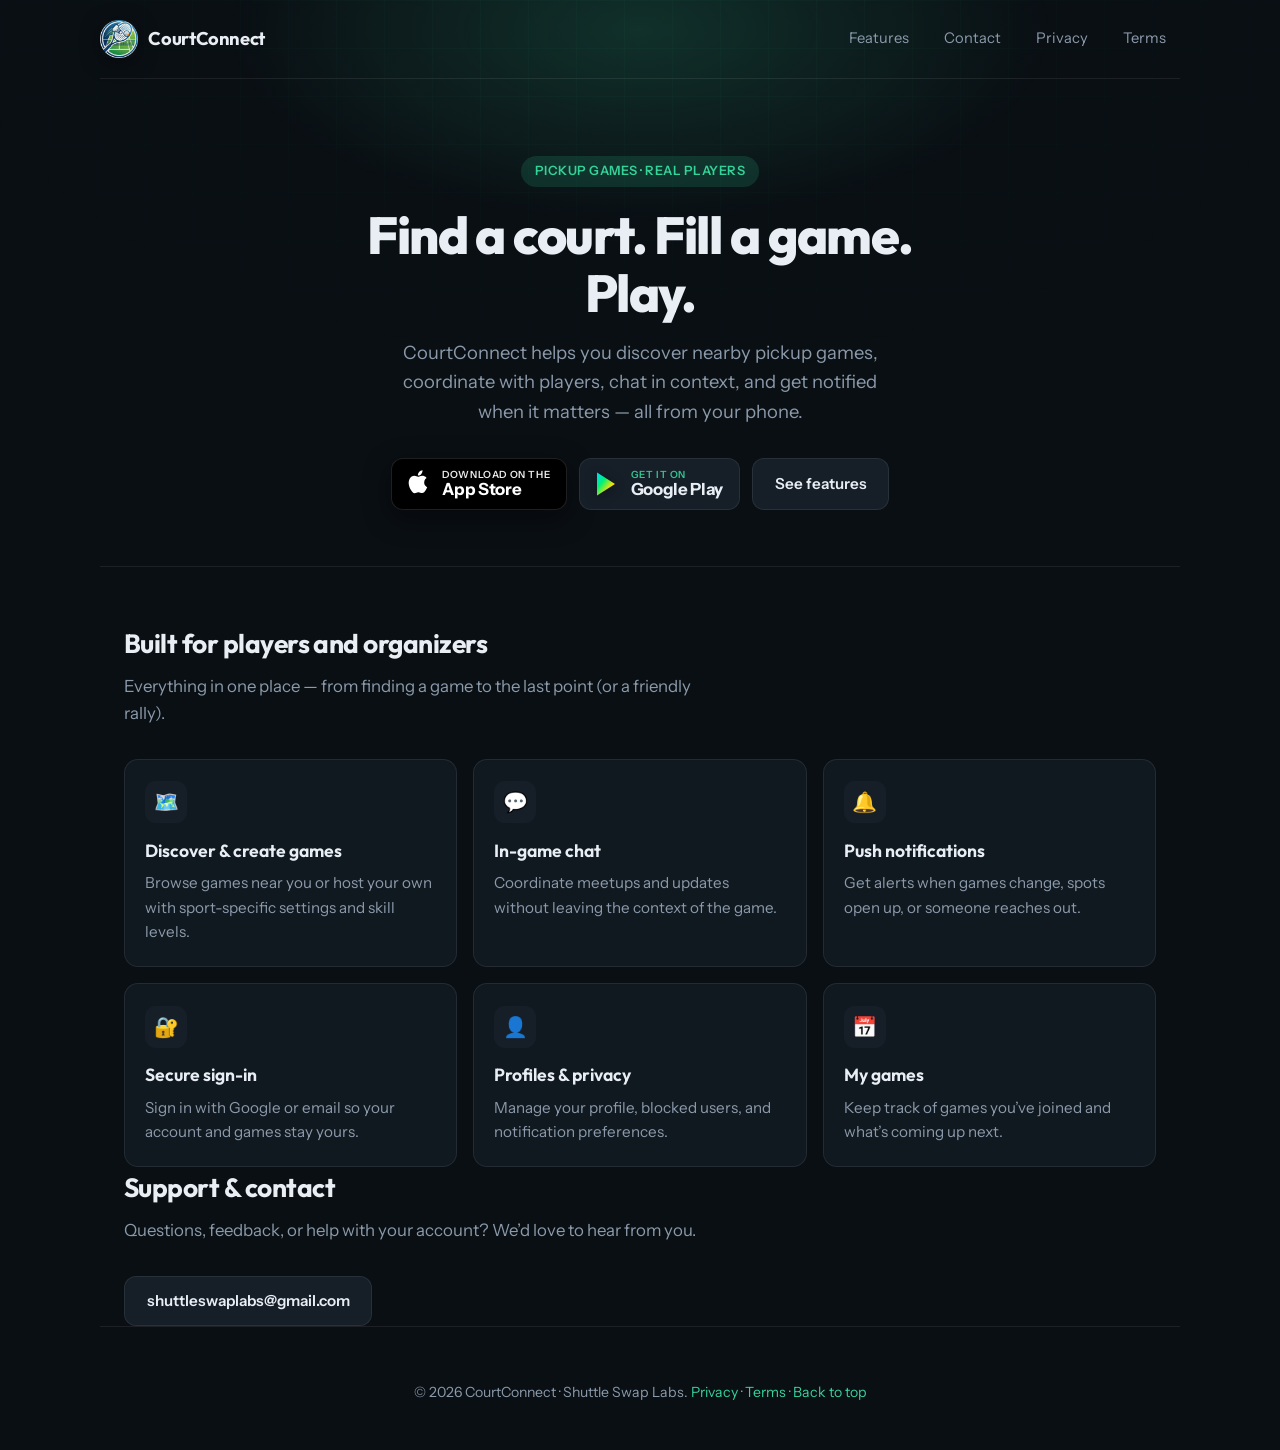
<file: index.html>
<!DOCTYPE html>
<html lang="en">
  <head>
    <meta charset="utf-8" />
    <meta name="viewport" content="width=device-width, initial-scale=1" />
    <meta
      name="description"
      content="CourtConnect — find pickup games near you, join players, chat, and stay in the loop."
    />
    <meta name="google-site-verification" content="GQgeIDwyeBgkP8vxC2PkpI7A5NXLeoPMFocg2PE03kU" />
    <title>CourtConnect — Pickup sports, connected</title>
    <link rel="icon" href="favicon.ico" sizes="any" />
    <link rel="apple-touch-icon" href="apple-touch-icon.png" />
    <link rel="preconnect" href="https://fonts.googleapis.com" />
    <link rel="preconnect" href="https://fonts.gstatic.com" crossorigin />
    <link
      href="https://fonts.googleapis.com/css2?family=Instrument+Sans:ital,wght@0,400;0,600;0,700;1,400&family=Outfit:wght@600;700;800&display=swap"
      rel="stylesheet"
    />
    <link rel="stylesheet" href="css/styles.css" />
  </head>
  <body id="top">
    <div class="bg-grid" aria-hidden="true"></div>
    <div class="bg-glow" aria-hidden="true"></div>

    <header class="wrap site-header">
      <a class="logo" href="index.html">
        <img
          class="logo-img"
          src="assets/app-icon-512.png"
          width="38"
          height="38"
          alt="CourtConnect"
          decoding="async"
        />
        CourtConnect
      </a>
      <nav class="nav-links" aria-label="Primary">
        <a href="#product">Features</a>
        <a href="#contact">Contact</a>
        <a href="privacy.html">Privacy</a>
        <a href="terms.html">Terms</a>
      </nav>
    </header>

    <main>
      <section class="wrap hero" aria-labelledby="hero-title">
        <p class="badge">Pickup games · Real players</p>
        <h1 id="hero-title">Find a court. Fill a game. Play.</h1>
        <p class="hero-lead">
          CourtConnect helps you discover nearby pickup games, coordinate with
          players, chat in context, and get notified when it matters — all from
          your phone.
        </p>
        <div class="hero-actions hero-actions-stores">
          <a
            class="store-badge store-badge-apple"
            href="https://apps.apple.com/us/app/court-connect/id6761649094"
            rel="noopener noreferrer"
            target="_blank"
          >
            <svg
              class="store-badge-icon"
              viewBox="0 0 24 28"
              width="28"
              height="32"
              aria-hidden="true"
              focusable="false"
            >
              <path
                fill="currentColor"
                d="M18.71 19.5c-.83 1.24-1.71 2.45-3.05 2.47-1.34.03-1.77-.79-3.29-.79-1.53 0-2 .77-3.27.82-1.31.05-2.3-1.32-3.14-2.53C4.25 17 2.94 12.45 4.7 9.39c.87-1.52 2.43-2.48 4.12-2.51 1.28-.02 2.5.87 3.29.87.78 0 2.26-1.07 3.81-.91.65.03 2.47.26 3.64 1.98-.09.06-2.17 1.28-2.15 3.81.03 3.02 2.65 4.03 2.68 4.04-.03.07-.42 1.44-1.38 2.83M13 3.5c.73-.83 1.94-1.46 2.94-1.5.13 1.17-.34 2.35-1.04 3.19-.69.85-1.83 1.51-2.95 1.42-.15-1.15.41-2.35 1.05-3.11z"
              />
            </svg>
            <span class="store-badge-copy">
              <span class="store-badge-line1">Download on the</span>
              <span class="store-badge-line2">App Store</span>
            </span>
          </a>
          <a
            class="store-badge store-badge-google"
            href="https://play.google.com/store/apps/details?id=com.courtconnect.court_connect"
            rel="noopener noreferrer"
            target="_blank"
          >
            <svg
              class="store-badge-icon store-badge-play-logo"
              viewBox="0 0 24 28"
              width="28"
              height="28"
              aria-hidden="true"
              focusable="false"
            >
              <defs>
                <linearGradient id="google-play-face" x1="0%" y1="0%" x2="100%" y2="100%">
                  <stop offset="0%" stop-color="#00D9FF" />
                  <stop offset="35%" stop-color="#00F076" />
                  <stop offset="70%" stop-color="#FFE300" />
                  <stop offset="100%" stop-color="#FF3A44" />
                </linearGradient>
              </defs>
              <path fill="url(#google-play-face)" d="M3 2.5 21 14 3 25.5z" />
            </svg>
            <span class="store-badge-copy">
              <span class="store-badge-line1">GET IT ON</span>
              <span class="store-badge-line2">Google Play</span>
            </span>
          </a>
          <a class="btn btn-ghost" href="#product">See features</a>
        </div>
      </section>

      <section class="wrap section-features" id="product" aria-labelledby="product-heading">
        <h2 id="product-heading">Built for players and organizers</h2>
        <p class="section-intro">
          Everything in one place — from finding a game to the last point (or a
          friendly rally).
        </p>
        <div class="feature-grid">
          <article class="card">
            <div class="card-icon" aria-hidden="true">🗺️</div>
            <h3>Discover &amp; create games</h3>
            <p>
              Browse games near you or host your own with sport-specific settings
              and skill levels.
            </p>
          </article>
          <article class="card">
            <div class="card-icon" aria-hidden="true">💬</div>
            <h3>In-game chat</h3>
            <p>
              Coordinate meetups and updates without leaving the context of the
              game.
            </p>
          </article>
          <article class="card">
            <div class="card-icon" aria-hidden="true">🔔</div>
            <h3>Push notifications</h3>
            <p>
              Get alerts when games change, spots open up, or someone reaches out.
            </p>
          </article>
          <article class="card">
            <div class="card-icon" aria-hidden="true">🔐</div>
            <h3>Secure sign-in</h3>
            <p>
              Sign in with Google or email so your account and games stay yours.
            </p>
          </article>
          <article class="card">
            <div class="card-icon" aria-hidden="true">👤</div>
            <h3>Profiles &amp; privacy</h3>
            <p>
              Manage your profile, blocked users, and notification preferences.
            </p>
          </article>
          <article class="card">
            <div class="card-icon" aria-hidden="true">📅</div>
            <h3>My games</h3>
            <p>
              Keep track of games you’ve joined and what’s coming up next.
            </p>
          </article>
        </div>
      </section>

      <section class="wrap" id="contact" aria-labelledby="contact-heading">
        <h2 id="contact-heading">Support &amp; contact</h2>
        <p class="section-intro">
          Questions, feedback, or help with your account? We’d love to hear from
          you.
        </p>
        <p class="section-intro contact-email">
          <a class="btn btn-ghost" href="mailto:shuttleswaplabs@gmail.com">shuttleswaplabs@gmail.com</a>
        </p>
      </section>
    </main>

    <footer class="wrap site-footer">
      <p>
        © <span id="year"></span> CourtConnect · Shuttle Swap Labs.
        <a href="privacy.html">Privacy</a>
        ·
        <a href="terms.html">Terms</a>
        ·
        <a href="#top">Back to top</a>
      </p>
    </footer>

    <script>
      document.getElementById("year").textContent = new Date().getFullYear();
    </script>
  </body>
</html>
</file>
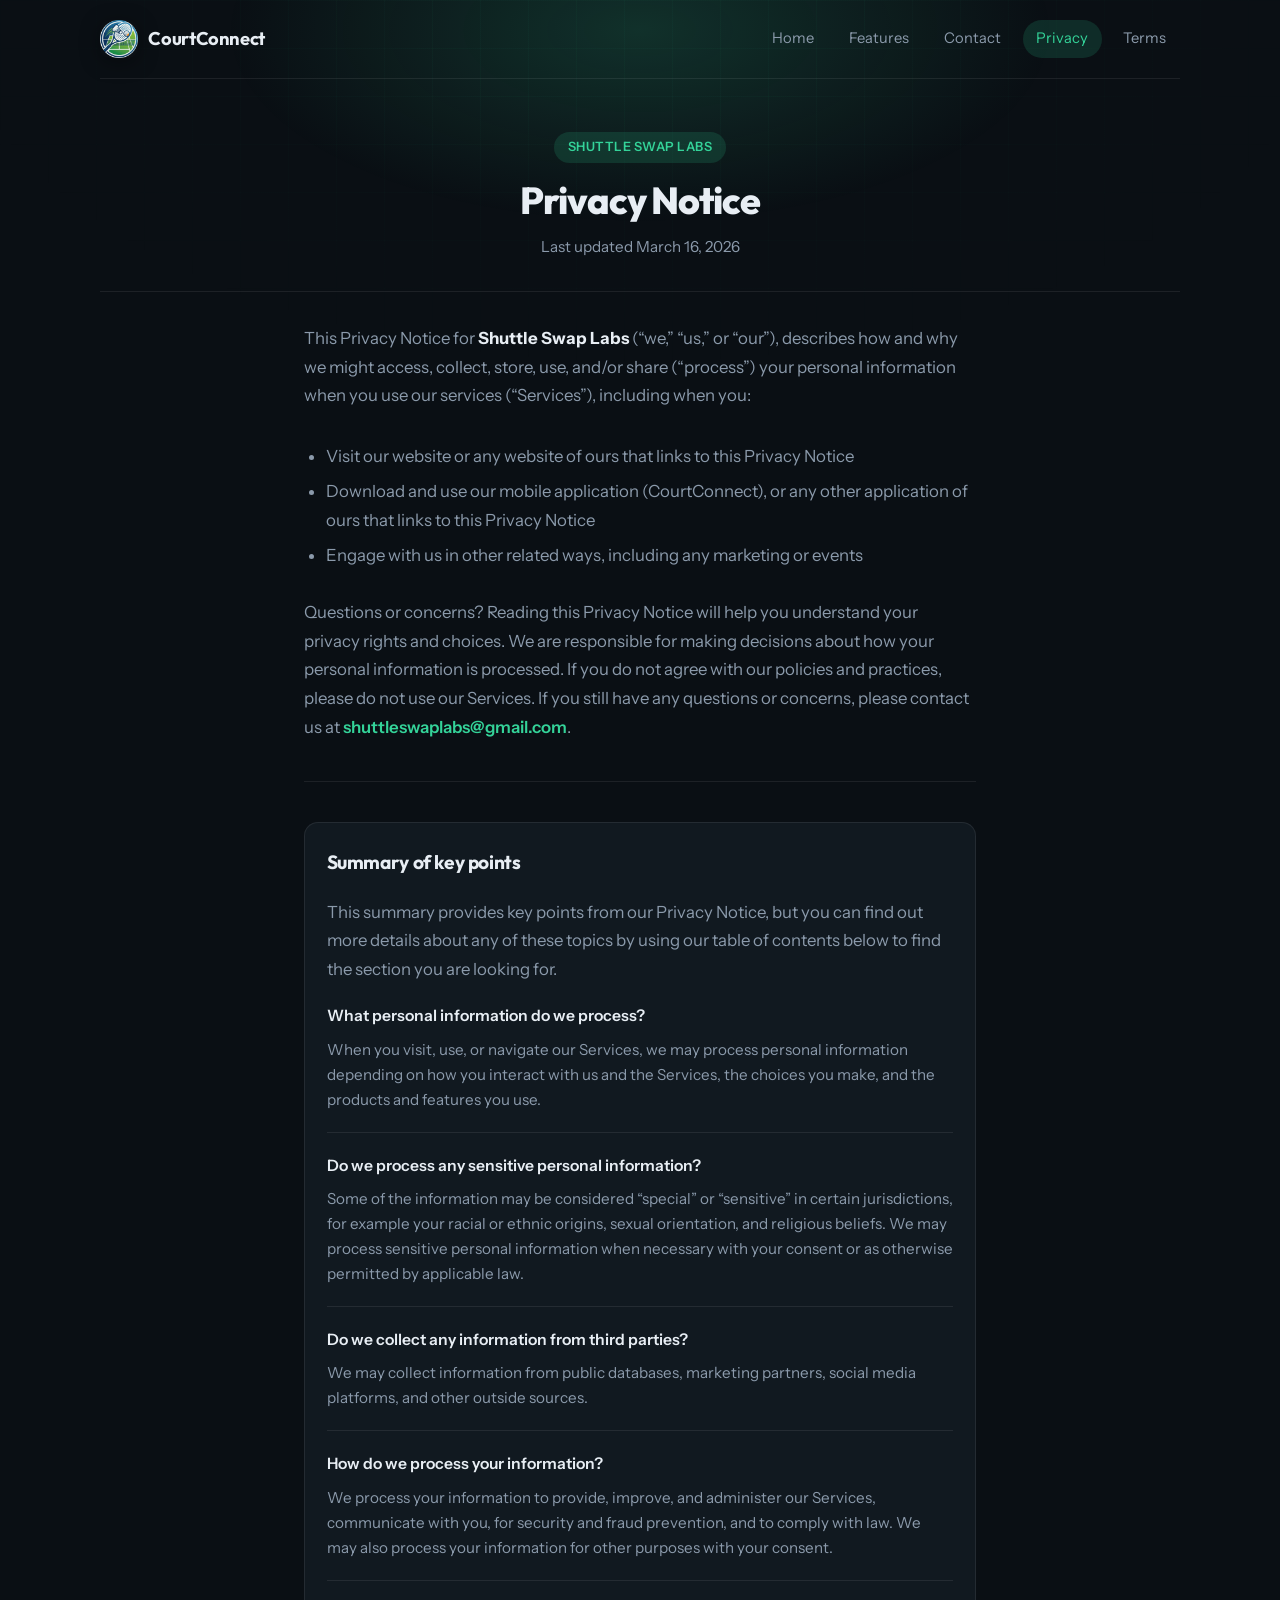
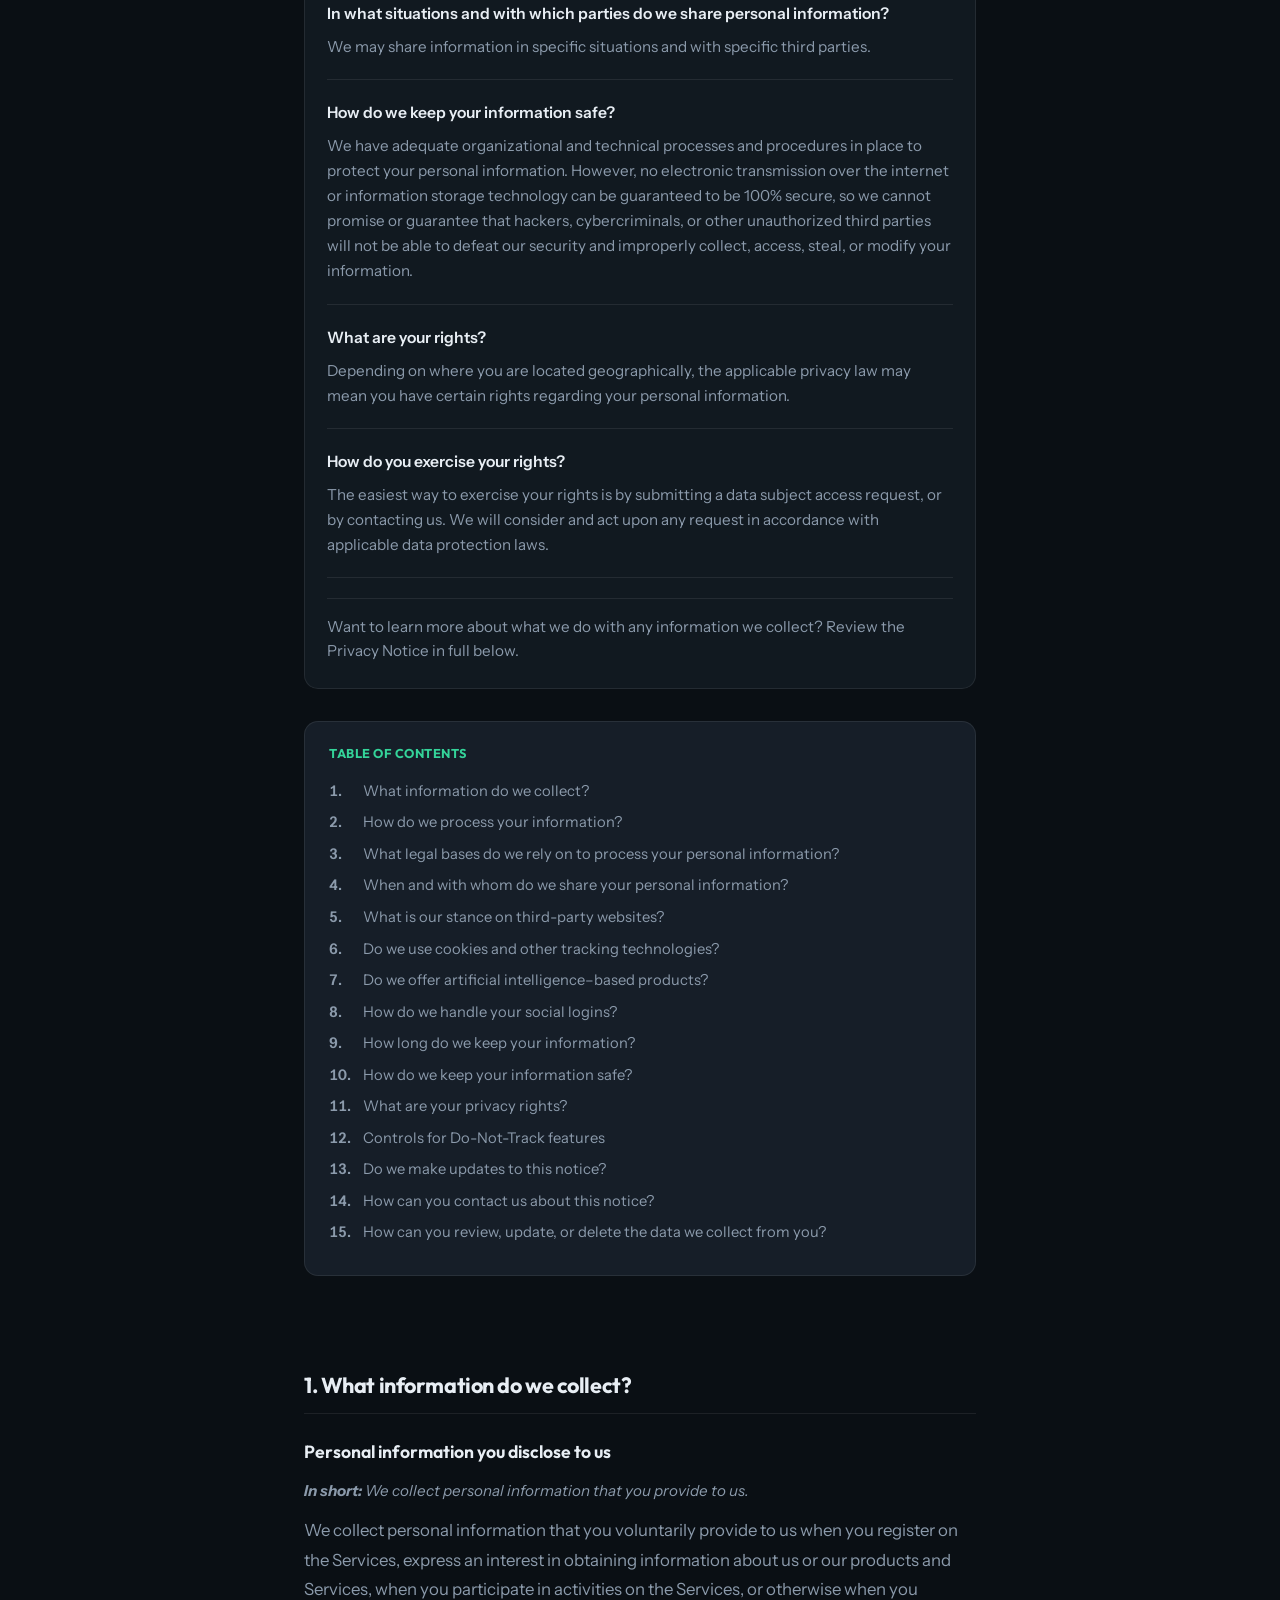
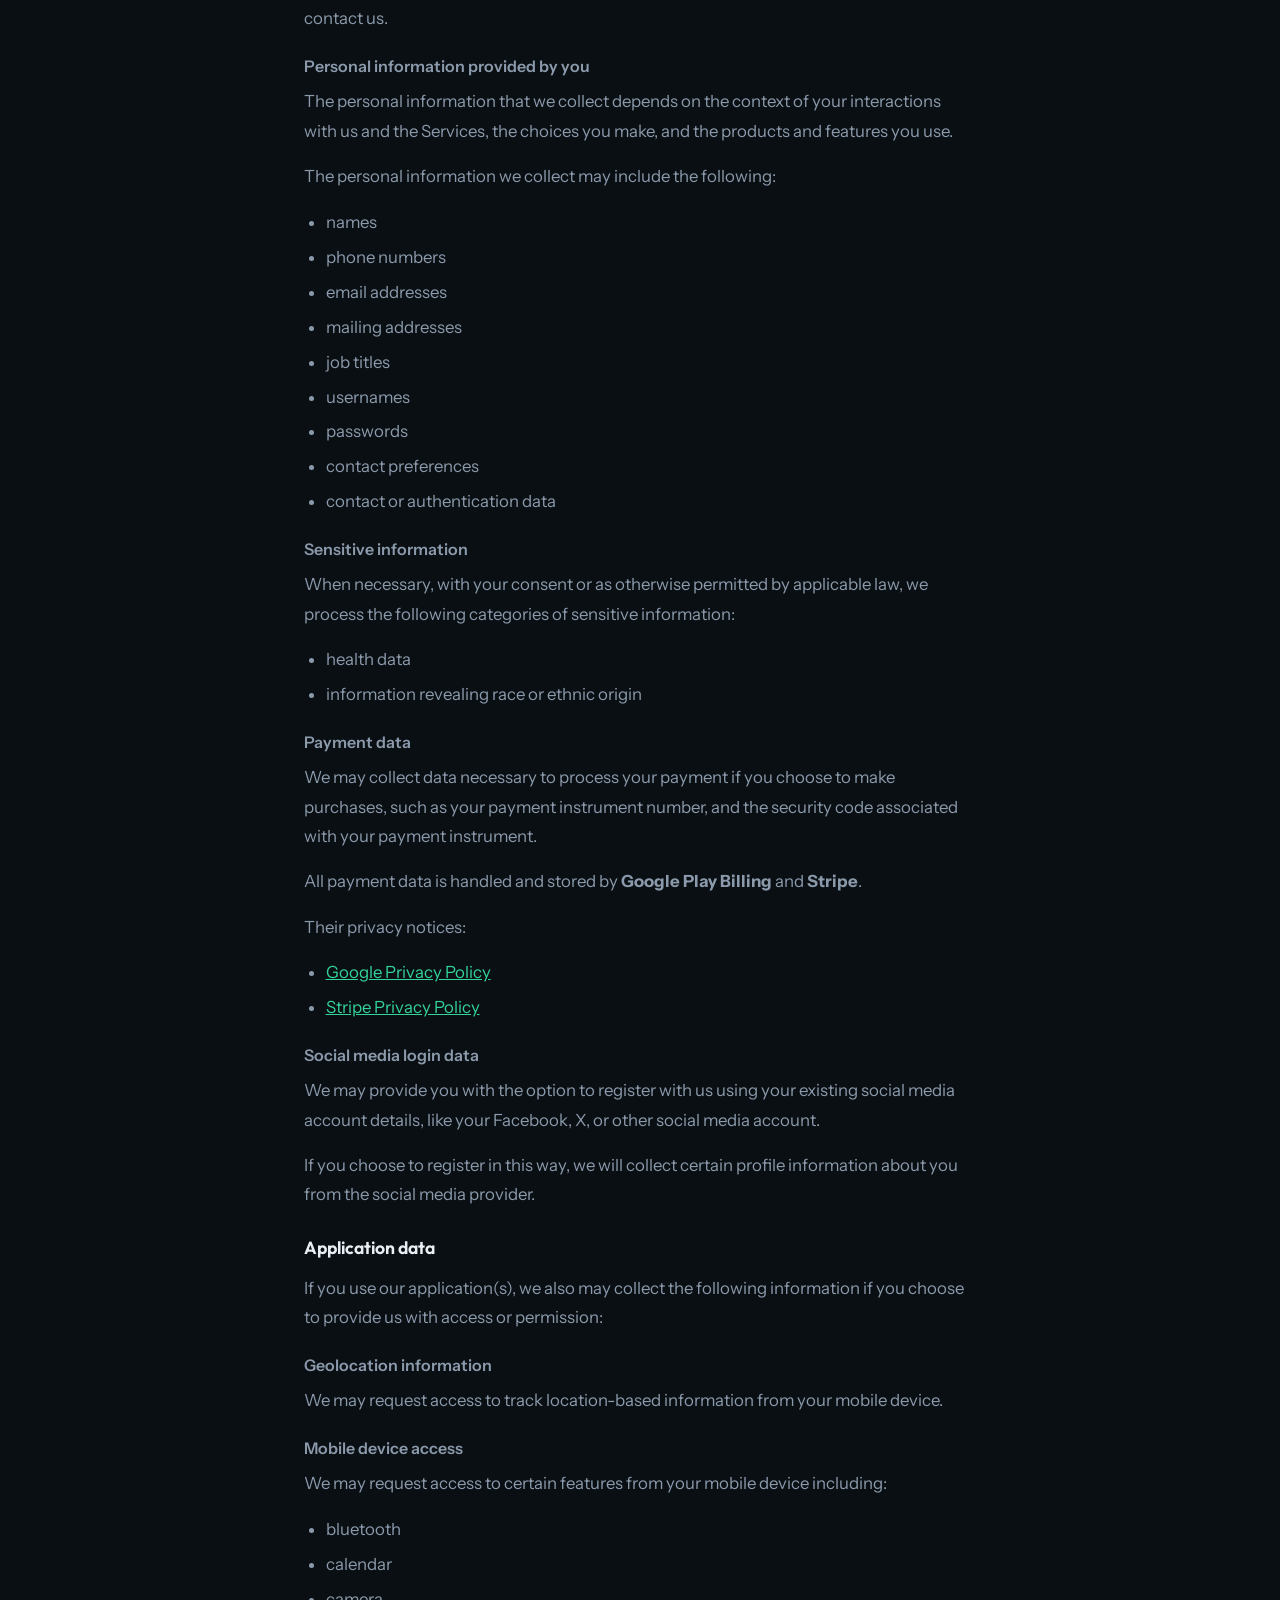
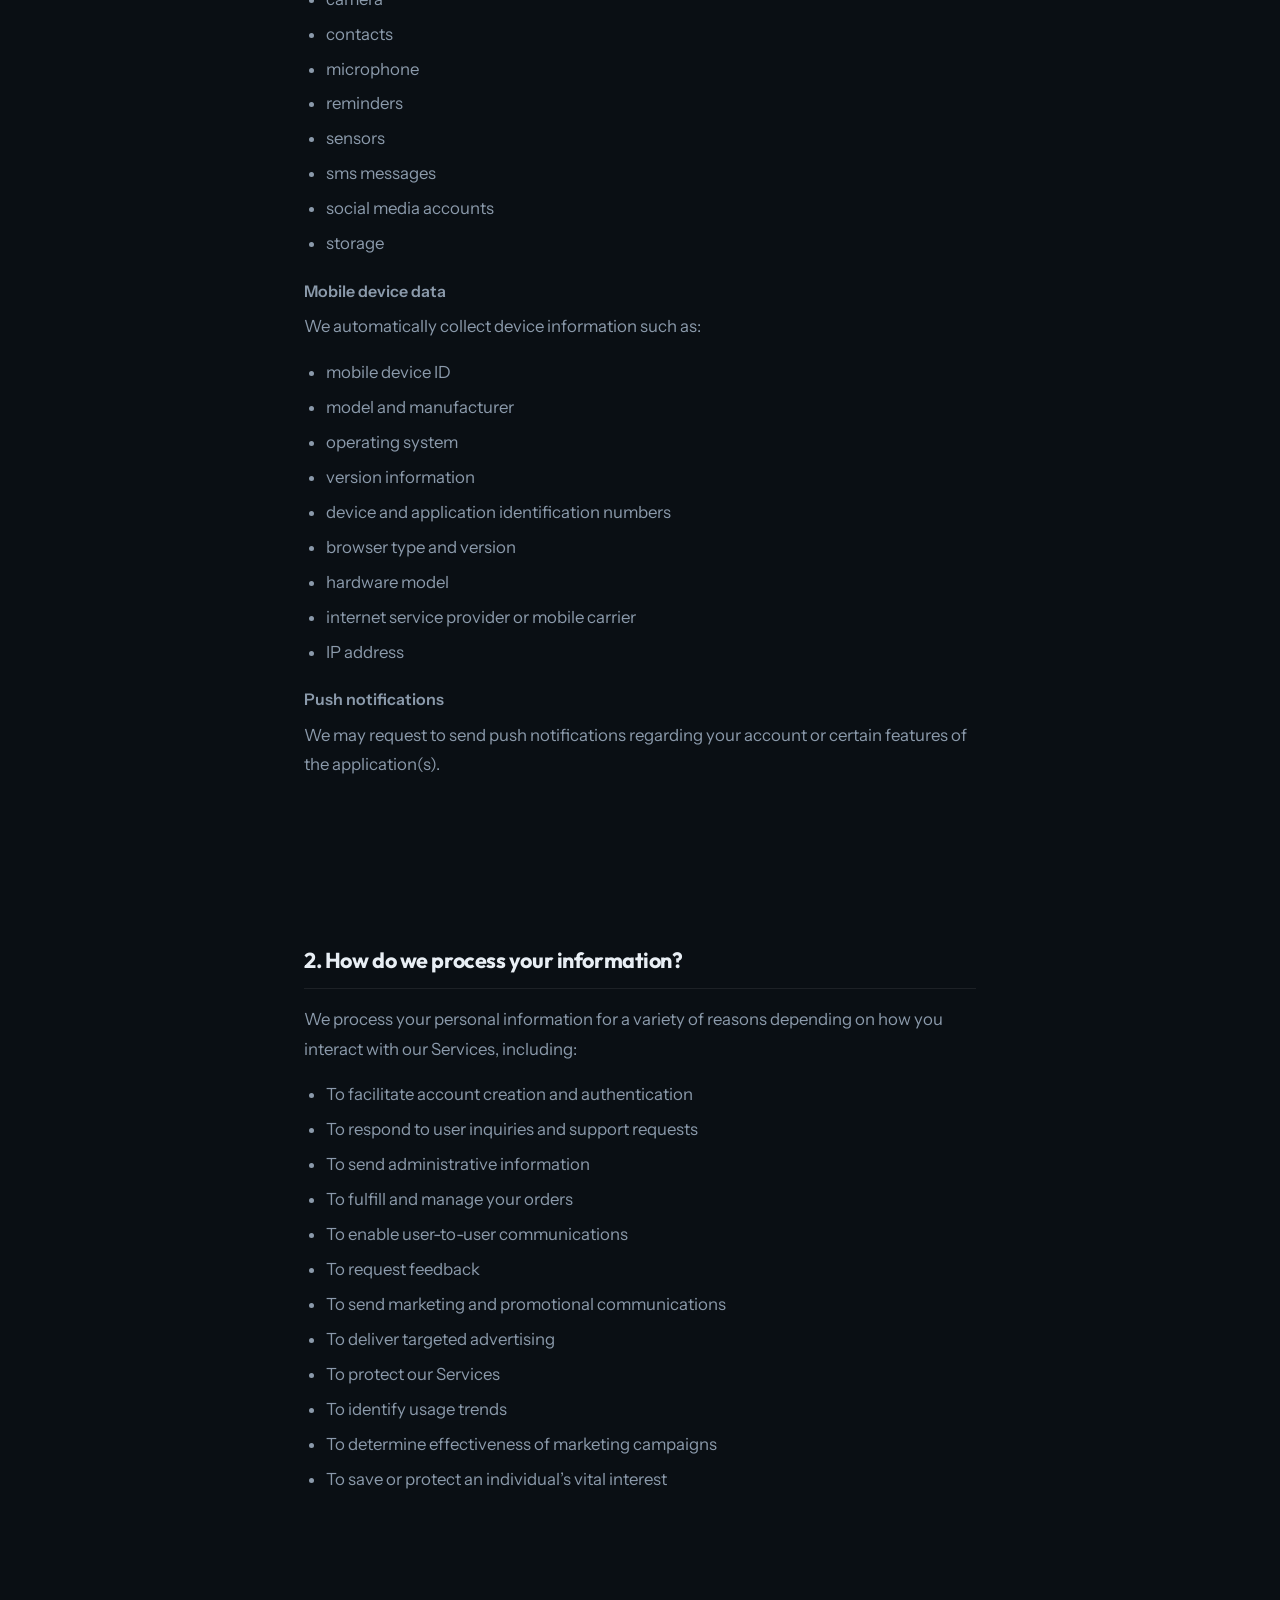
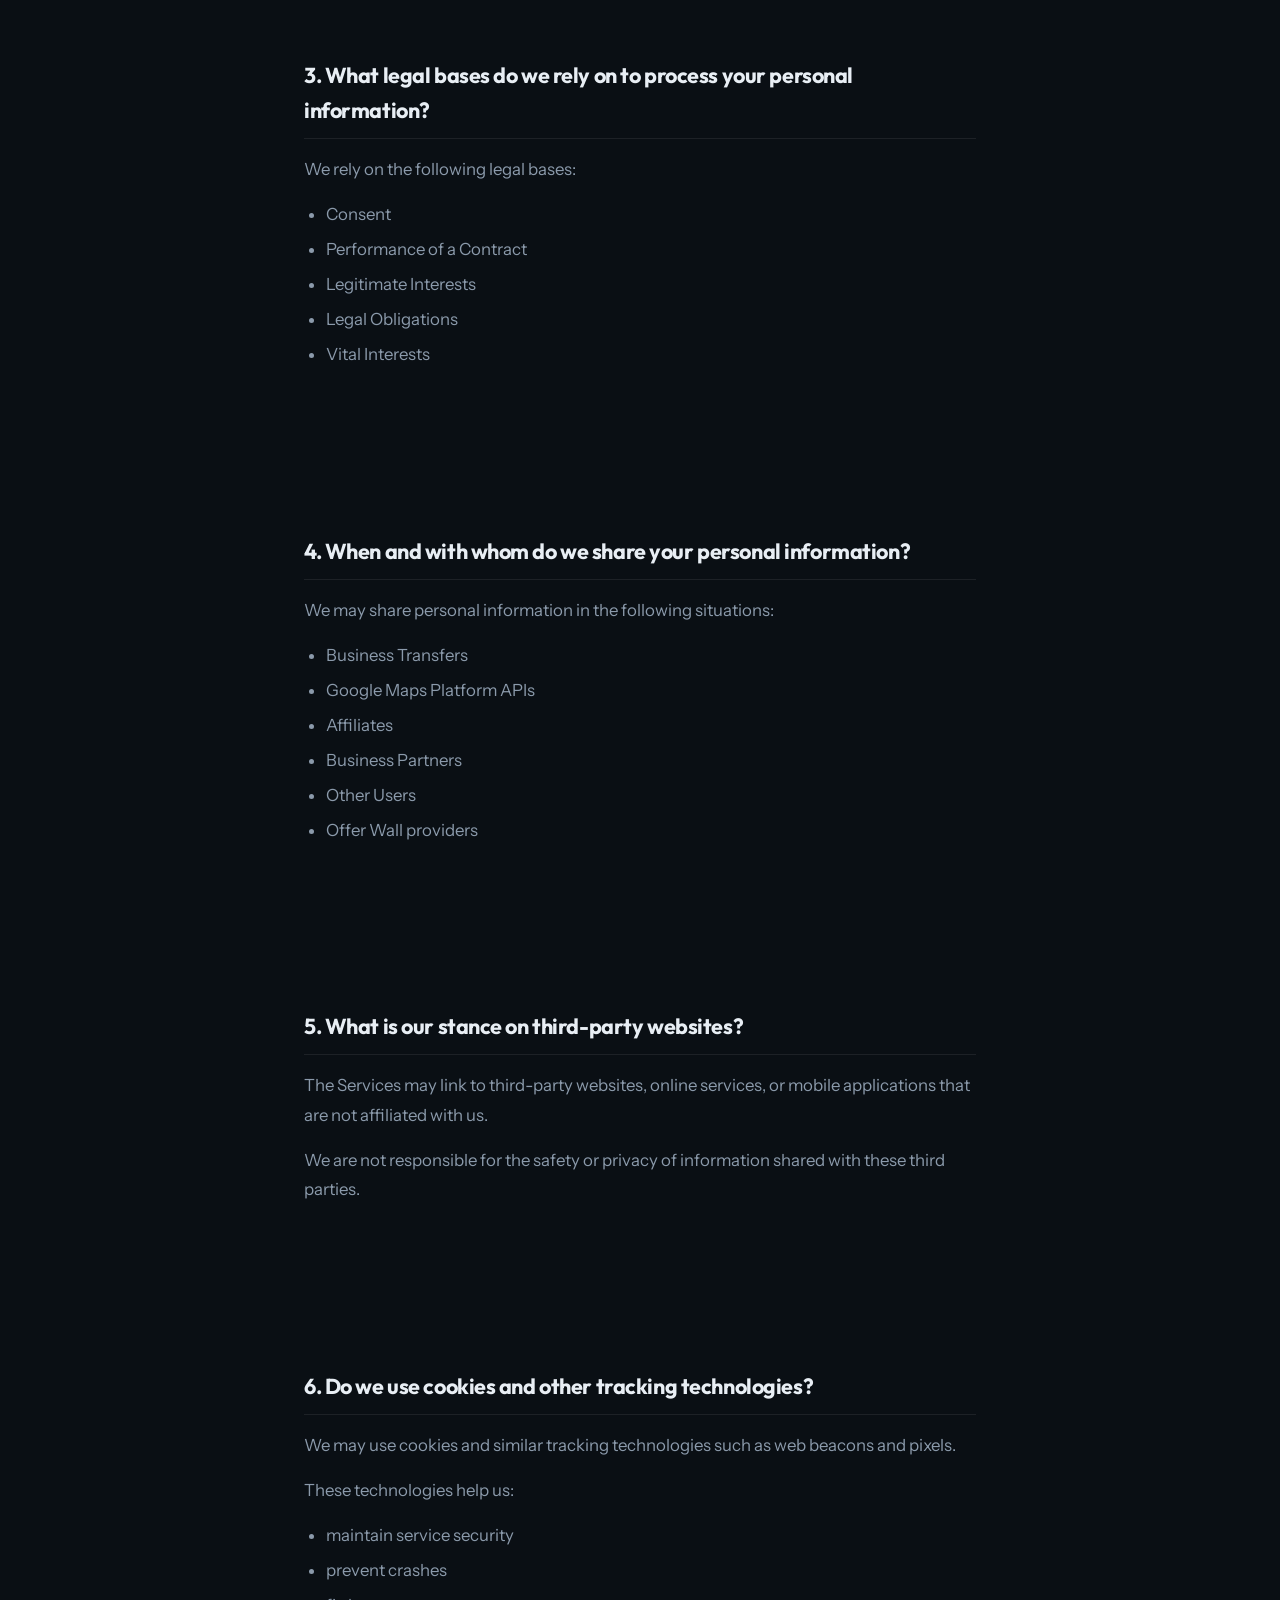
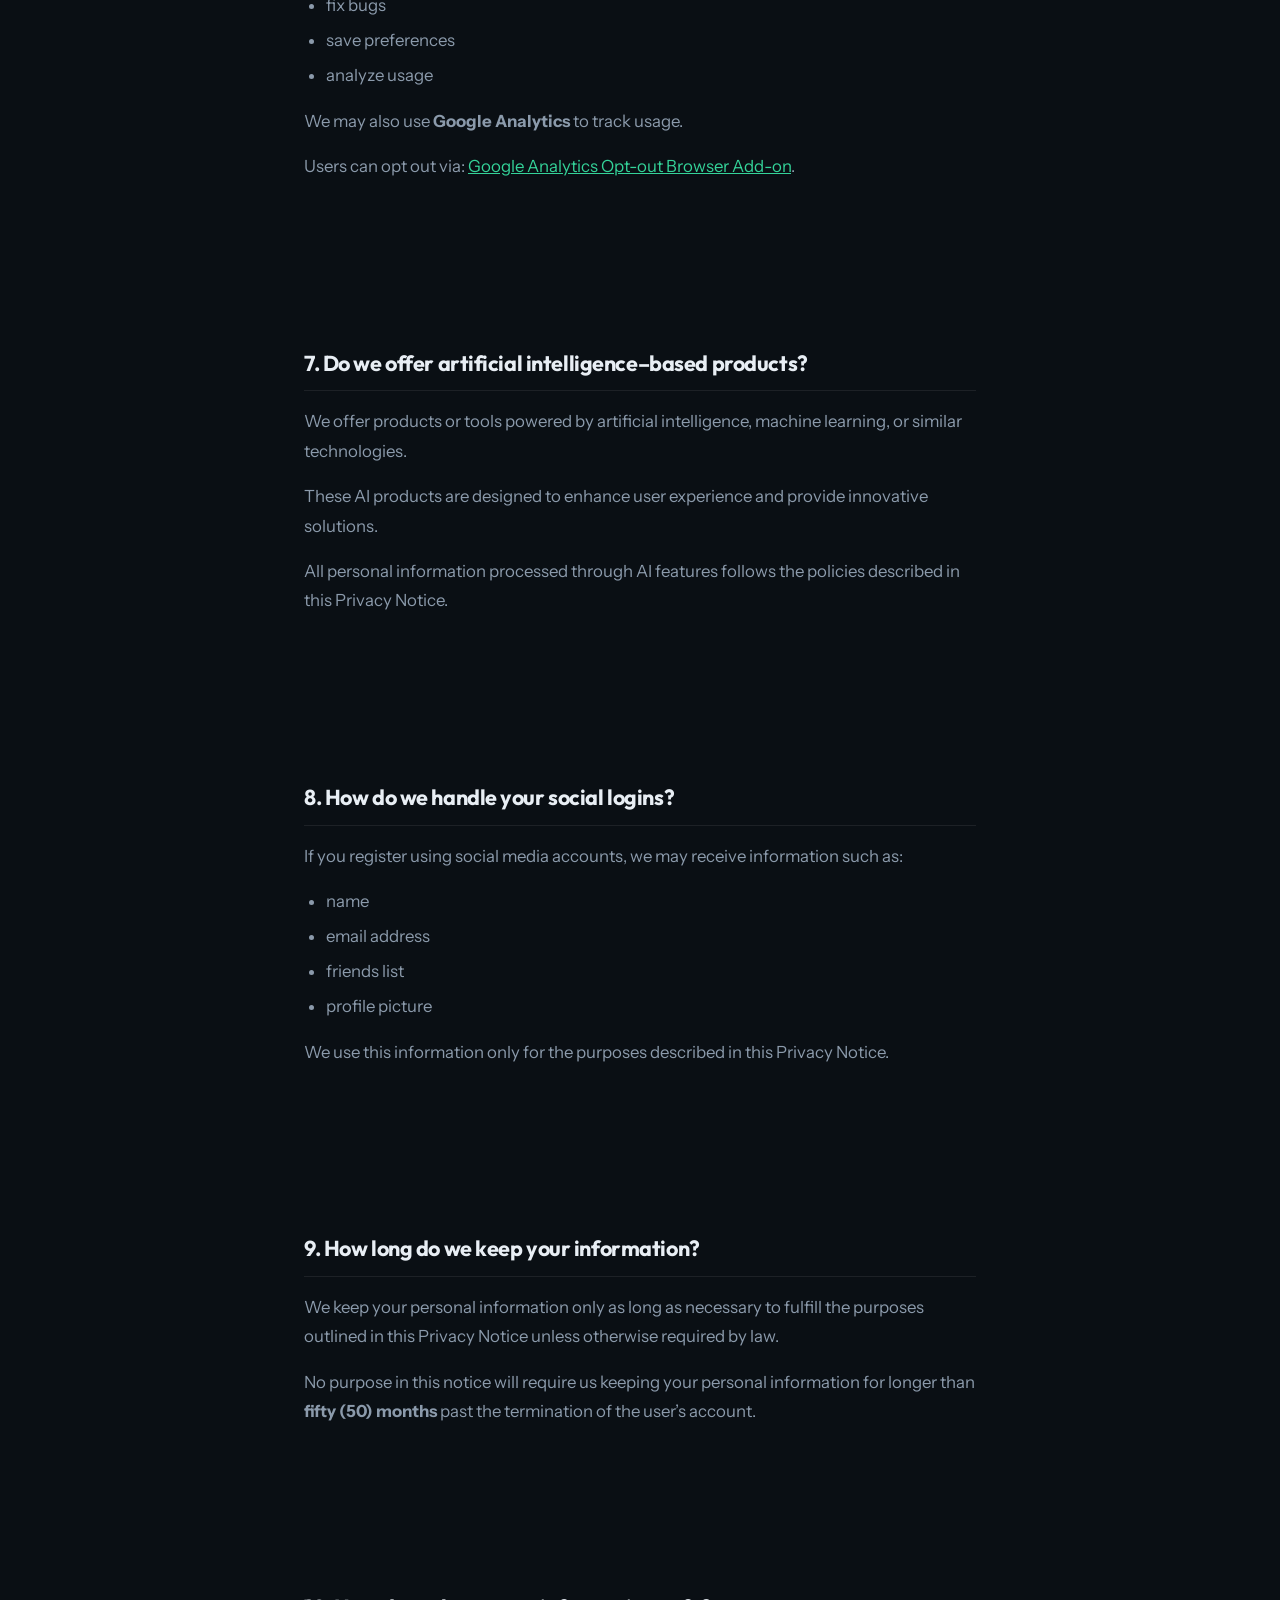
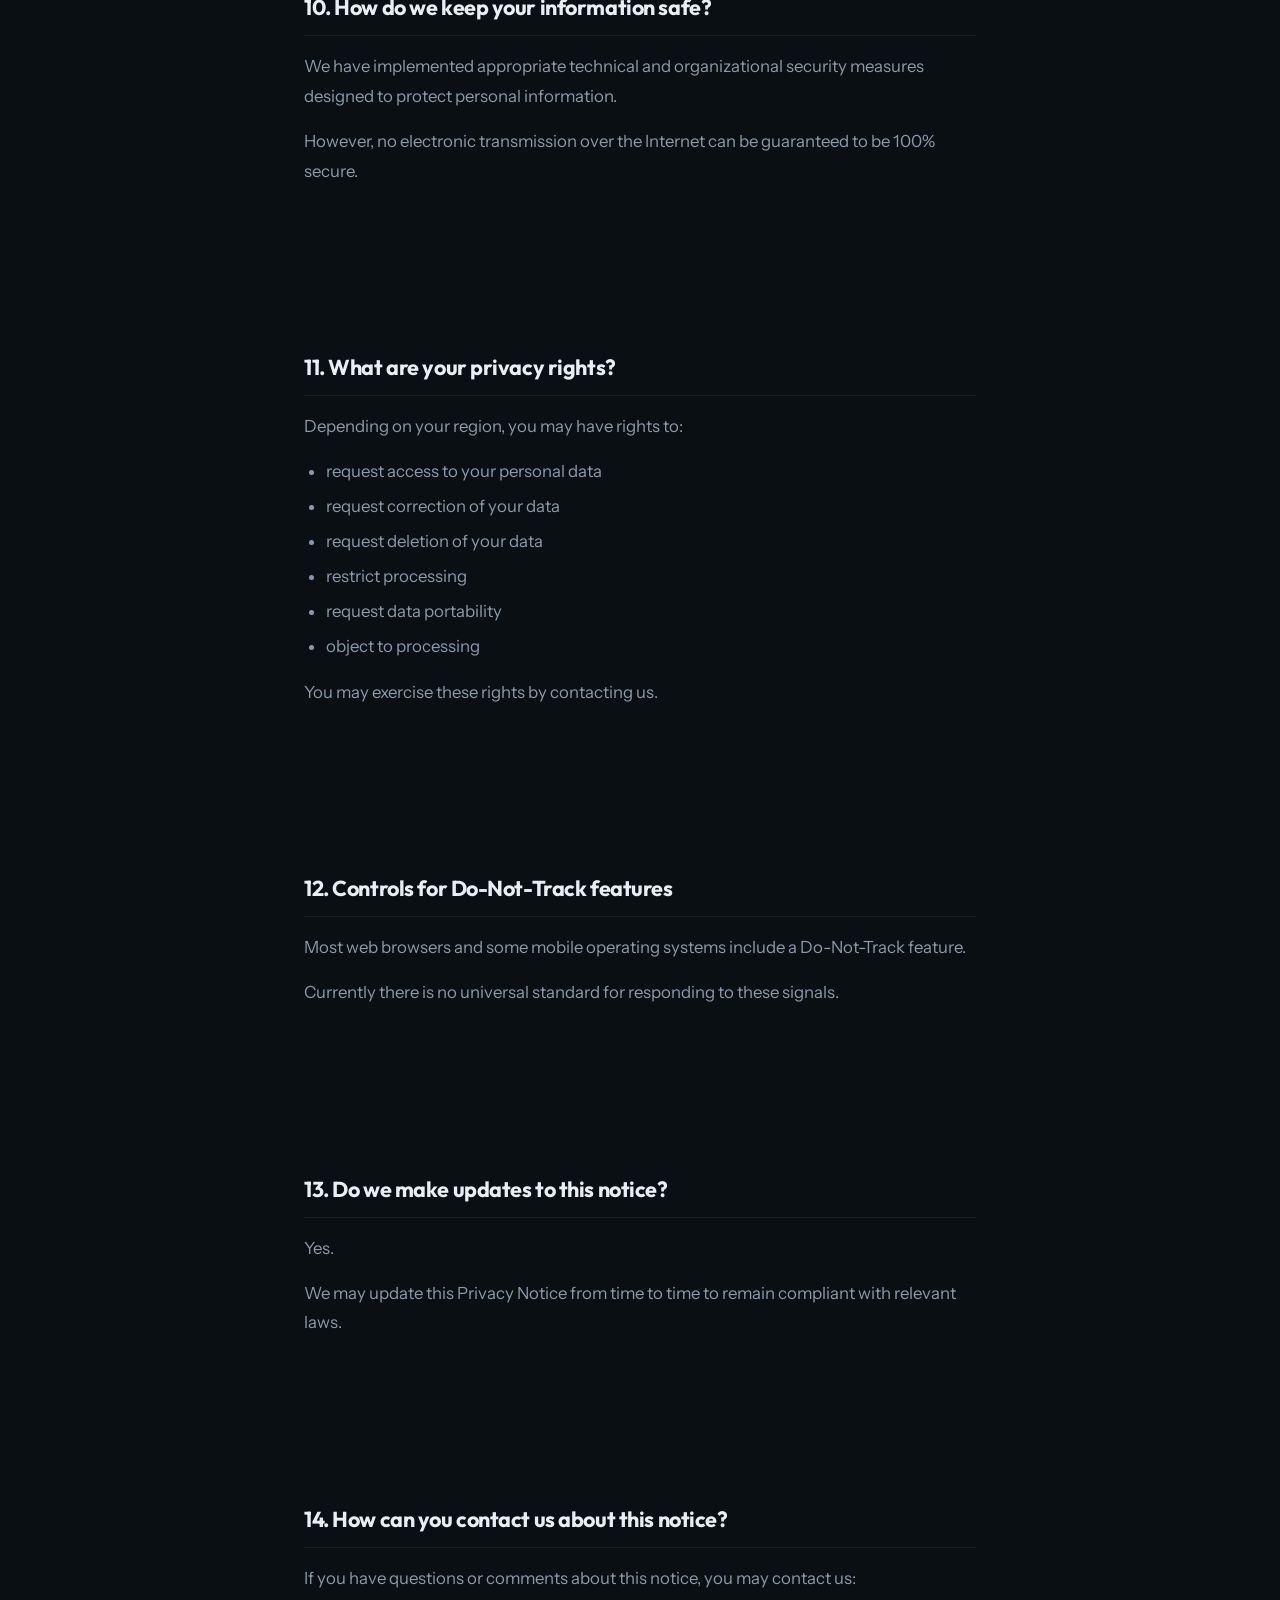
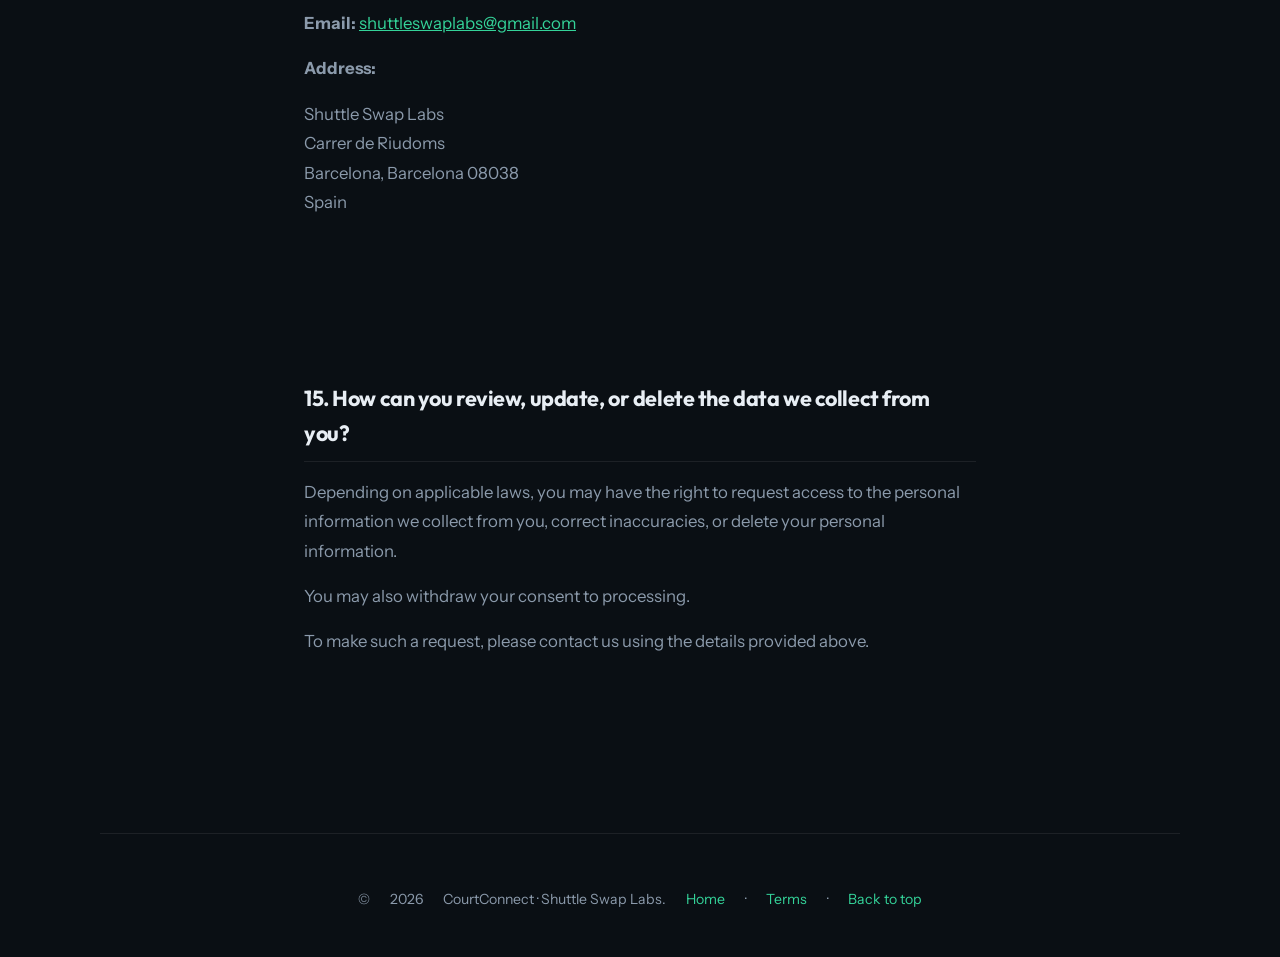
<file: privacy.html>
<!DOCTYPE html>
<html lang="en">
  <head>
    <meta charset="utf-8" />
    <meta name="viewport" content="width=device-width, initial-scale=1" />
    <meta
      name="description"
      content="Privacy Notice for Shuttle Swap Labs and CourtConnect — how we process your personal information."
    />
    <title>Privacy Notice — CourtConnect · Shuttle Swap Labs</title>
    <link rel="icon" href="favicon.ico" sizes="any" />
    <link rel="apple-touch-icon" href="apple-touch-icon.png" />
    <link rel="preconnect" href="https://fonts.googleapis.com" />
    <link rel="preconnect" href="https://fonts.gstatic.com" crossorigin />
    <link
      href="https://fonts.googleapis.com/css2?family=Instrument+Sans:ital,wght@0,400;0,600;0,700;1,400&family=Outfit:wght@600;700;800&display=swap"
      rel="stylesheet"
    />
    <link rel="stylesheet" href="css/styles.css" />
    <link rel="stylesheet" href="css/legal.css" />
  </head>
  <body id="top">
    <div class="bg-grid" aria-hidden="true"></div>
    <div class="bg-glow" aria-hidden="true"></div>

    <header class="wrap site-header">
      <a class="logo" href="index.html">
        <img
          class="logo-img"
          src="assets/app-icon-512.png"
          width="38"
          height="38"
          alt="CourtConnect"
          decoding="async"
        />
        CourtConnect
      </a>
      <nav class="nav-links" aria-label="Primary">
        <a href="index.html">Home</a>
        <a href="index.html#product">Features</a>
        <a href="index.html#contact">Contact</a>
        <a href="privacy.html" aria-current="page">Privacy</a>
        <a href="terms.html">Terms</a>
      </nav>
    </header>

    <div class="legal-page">
      <div class="wrap legal-hero">
        <p class="badge">Shuttle Swap Labs</p>
        <h1>Privacy Notice</h1>
        <p class="legal-meta">Last updated March 16, 2026</p>
      </div>

      <article class="legal-doc">
        <p class="legal-intro">
          This Privacy Notice for <strong>Shuttle Swap Labs</strong> (“we,” “us,” or “our”), describes how
          and why we might access, collect, store, use, and/or share (“process”) your personal information
          when you use our services (“Services”), including when you:
        </p>
        <ul>
          <li>Visit our website or any website of ours that links to this Privacy Notice</li>
          <li>
            Download and use our mobile application (CourtConnect), or any other application of ours that
            links to this Privacy Notice
          </li>
          <li>Engage with us in other related ways, including any marketing or events</li>
        </ul>
        <p class="legal-intro">
          Questions or concerns? Reading this Privacy Notice will help you understand your privacy rights and
          choices. We are responsible for making decisions about how your personal information is processed.
          If you do not agree with our policies and practices, please do not use our Services. If you still
          have any questions or concerns, please contact us at
          <a href="mailto:shuttleswaplabs@gmail.com">shuttleswaplabs@gmail.com</a>.
        </p>

        <hr class="legal-hr" />

        <div class="summary-block" id="summary">
          <h2>Summary of key points</h2>
          <p class="legal-intro" style="margin-bottom: 1.25rem">
            This summary provides key points from our Privacy Notice, but you can find out more details about
            any of these topics by using our table of contents below to find the section you are looking for.
          </p>

          <div class="summary-item">
            <p class="question">What personal information do we process?</p>
            <p class="answer">
              When you visit, use, or navigate our Services, we may process personal information depending on
              how you interact with us and the Services, the choices you make, and the products and features
              you use.
            </p>
          </div>
          <div class="summary-item">
            <p class="question">Do we process any sensitive personal information?</p>
            <p class="answer">
              Some of the information may be considered “special” or “sensitive” in certain jurisdictions, for
              example your racial or ethnic origins, sexual orientation, and religious beliefs. We may process
              sensitive personal information when necessary with your consent or as otherwise permitted by
              applicable law.
            </p>
          </div>
          <div class="summary-item">
            <p class="question">Do we collect any information from third parties?</p>
            <p class="answer">
              We may collect information from public databases, marketing partners, social media platforms, and
              other outside sources.
            </p>
          </div>
          <div class="summary-item">
            <p class="question">How do we process your information?</p>
            <p class="answer">
              We process your information to provide, improve, and administer our Services, communicate with you,
              for security and fraud prevention, and to comply with law. We may also process your information
              for other purposes with your consent.
            </p>
          </div>
          <div class="summary-item">
            <p class="question">In what situations and with which parties do we share personal information?</p>
            <p class="answer">We may share information in specific situations and with specific third parties.</p>
          </div>
          <div class="summary-item">
            <p class="question">How do we keep your information safe?</p>
            <p class="answer">
              We have adequate organizational and technical processes and procedures in place to protect your
              personal information. However, no electronic transmission over the internet or information storage
              technology can be guaranteed to be 100% secure, so we cannot promise or guarantee that hackers,
              cybercriminals, or other unauthorized third parties will not be able to defeat our security and
              improperly collect, access, steal, or modify your information.
            </p>
          </div>
          <div class="summary-item">
            <p class="question">What are your rights?</p>
            <p class="answer">
              Depending on where you are located geographically, the applicable privacy law may mean you have
              certain rights regarding your personal information.
            </p>
          </div>
          <div class="summary-item">
            <p class="question">How do you exercise your rights?</p>
            <p class="answer">
              The easiest way to exercise your rights is by submitting a data subject access request, or by
              contacting us. We will consider and act upon any request in accordance with applicable data
              protection laws.
            </p>
          </div>
          <p class="summary-footer">
            Want to learn more about what we do with any information we collect? Review the Privacy Notice in
            full below.
          </p>
        </div>

        <nav class="toc-block" aria-labelledby="toc-heading">
          <h2 id="toc-heading">Table of contents</h2>
          <ol class="toc-list">
            <li><a href="#s1">What information do we collect?</a></li>
            <li><a href="#s2">How do we process your information?</a></li>
            <li><a href="#s3">What legal bases do we rely on to process your personal information?</a></li>
            <li><a href="#s4">When and with whom do we share your personal information?</a></li>
            <li><a href="#s5">What is our stance on third-party websites?</a></li>
            <li><a href="#s6">Do we use cookies and other tracking technologies?</a></li>
            <li><a href="#s7">Do we offer artificial intelligence–based products?</a></li>
            <li><a href="#s8">How do we handle your social logins?</a></li>
            <li><a href="#s9">How long do we keep your information?</a></li>
            <li><a href="#s10">How do we keep your information safe?</a></li>
            <li><a href="#s11">What are your privacy rights?</a></li>
            <li><a href="#s12">Controls for Do-Not-Track features</a></li>
            <li><a href="#s13">Do we make updates to this notice?</a></li>
            <li><a href="#s14">How can you contact us about this notice?</a></li>
            <li><a href="#s15">How can you review, update, or delete the data we collect from you?</a></li>
          </ol>
        </nav>

        <section class="legal-section" id="s1" aria-labelledby="h-s1">
          <h2 id="h-s1">1. What information do we collect?</h2>

          <h3>Personal information you disclose to us</h3>
          <p class="short-in"><strong>In short:</strong> We collect personal information that you provide to us.</p>
          <p>
            We collect personal information that you voluntarily provide to us when you register on the
            Services, express an interest in obtaining information about us or our products and Services, when
            you participate in activities on the Services, or otherwise when you contact us.
          </p>

          <h4>Personal information provided by you</h4>
          <p>
            The personal information that we collect depends on the context of your interactions with us and the
            Services, the choices you make, and the products and features you use.
          </p>
          <p>The personal information we collect may include the following:</p>
          <ul>
            <li>names</li>
            <li>phone numbers</li>
            <li>email addresses</li>
            <li>mailing addresses</li>
            <li>job titles</li>
            <li>usernames</li>
            <li>passwords</li>
            <li>contact preferences</li>
            <li>contact or authentication data</li>
          </ul>

          <h4>Sensitive information</h4>
          <p>
            When necessary, with your consent or as otherwise permitted by applicable law, we process the
            following categories of sensitive information:
          </p>
          <ul>
            <li>health data</li>
            <li>information revealing race or ethnic origin</li>
          </ul>

          <h4>Payment data</h4>
          <p>
            We may collect data necessary to process your payment if you choose to make purchases, such as your
            payment instrument number, and the security code associated with your payment instrument.
          </p>
          <p>All payment data is handled and stored by <strong>Google Play Billing</strong> and <strong>Stripe</strong>.</p>
          <p>Their privacy notices:</p>
          <ul>
            <li>
              <a href="https://policies.google.com/privacy" target="_blank" rel="noopener noreferrer"
                >Google Privacy Policy</a
              >
            </li>
            <li>
              <a href="https://stripe.com/privacy" target="_blank" rel="noopener noreferrer">Stripe Privacy Policy</a>
            </li>
          </ul>

          <h4>Social media login data</h4>
          <p>
            We may provide you with the option to register with us using your existing social media account
            details, like your Facebook, X, or other social media account.
          </p>
          <p>
            If you choose to register in this way, we will collect certain profile information about you from the
            social media provider.
          </p>

          <h3>Application data</h3>
          <p>
            If you use our application(s), we also may collect the following information if you choose to
            provide us with access or permission:
          </p>

          <h4>Geolocation information</h4>
          <p>We may request access to track location-based information from your mobile device.</p>

          <h4>Mobile device access</h4>
          <p>We may request access to certain features from your mobile device including:</p>
          <ul>
            <li>bluetooth</li>
            <li>calendar</li>
            <li>camera</li>
            <li>contacts</li>
            <li>microphone</li>
            <li>reminders</li>
            <li>sensors</li>
            <li>sms messages</li>
            <li>social media accounts</li>
            <li>storage</li>
          </ul>

          <h4>Mobile device data</h4>
          <p>We automatically collect device information such as:</p>
          <ul>
            <li>mobile device ID</li>
            <li>model and manufacturer</li>
            <li>operating system</li>
            <li>version information</li>
            <li>device and application identification numbers</li>
            <li>browser type and version</li>
            <li>hardware model</li>
            <li>internet service provider or mobile carrier</li>
            <li>IP address</li>
          </ul>

          <h4>Push notifications</h4>
          <p>
            We may request to send push notifications regarding your account or certain features of the
            application(s).
          </p>
        </section>

        <section class="legal-section" id="s2" aria-labelledby="h-s2">
          <h2 id="h-s2">2. How do we process your information?</h2>
          <p>
            We process your personal information for a variety of reasons depending on how you interact with
            our Services, including:
          </p>
          <ul>
            <li>To facilitate account creation and authentication</li>
            <li>To respond to user inquiries and support requests</li>
            <li>To send administrative information</li>
            <li>To fulfill and manage your orders</li>
            <li>To enable user-to-user communications</li>
            <li>To request feedback</li>
            <li>To send marketing and promotional communications</li>
            <li>To deliver targeted advertising</li>
            <li>To protect our Services</li>
            <li>To identify usage trends</li>
            <li>To determine effectiveness of marketing campaigns</li>
            <li>To save or protect an individual’s vital interest</li>
          </ul>
        </section>

        <section class="legal-section" id="s3" aria-labelledby="h-s3">
          <h2 id="h-s3">3. What legal bases do we rely on to process your personal information?</h2>
          <p>We rely on the following legal bases:</p>
          <ul>
            <li>Consent</li>
            <li>Performance of a Contract</li>
            <li>Legitimate Interests</li>
            <li>Legal Obligations</li>
            <li>Vital Interests</li>
          </ul>
        </section>

        <section class="legal-section" id="s4" aria-labelledby="h-s4">
          <h2 id="h-s4">4. When and with whom do we share your personal information?</h2>
          <p>We may share personal information in the following situations:</p>
          <ul>
            <li>Business Transfers</li>
            <li>Google Maps Platform APIs</li>
            <li>Affiliates</li>
            <li>Business Partners</li>
            <li>Other Users</li>
            <li>Offer Wall providers</li>
          </ul>
        </section>

        <section class="legal-section" id="s5" aria-labelledby="h-s5">
          <h2 id="h-s5">5. What is our stance on third-party websites?</h2>
          <p>
            The Services may link to third-party websites, online services, or mobile applications that are not
            affiliated with us.
          </p>
          <p>We are not responsible for the safety or privacy of information shared with these third parties.</p>
        </section>

        <section class="legal-section" id="s6" aria-labelledby="h-s6">
          <h2 id="h-s6">6. Do we use cookies and other tracking technologies?</h2>
          <p>We may use cookies and similar tracking technologies such as web beacons and pixels.</p>
          <p>These technologies help us:</p>
          <ul>
            <li>maintain service security</li>
            <li>prevent crashes</li>
            <li>fix bugs</li>
            <li>save preferences</li>
            <li>analyze usage</li>
          </ul>
          <p>We may also use <strong>Google Analytics</strong> to track usage.</p>
          <p>
            Users can opt out via:
            <a href="https://tools.google.com/dlpage/gaoptout" target="_blank" rel="noopener noreferrer"
              >Google Analytics Opt-out Browser Add-on</a
            >.
          </p>
        </section>

        <section class="legal-section" id="s7" aria-labelledby="h-s7">
          <h2 id="h-s7">7. Do we offer artificial intelligence–based products?</h2>
          <p>
            We offer products or tools powered by artificial intelligence, machine learning, or similar
            technologies.
          </p>
          <p>These AI products are designed to enhance user experience and provide innovative solutions.</p>
          <p>
            All personal information processed through AI features follows the policies described in this Privacy
            Notice.
          </p>
        </section>

        <section class="legal-section" id="s8" aria-labelledby="h-s8">
          <h2 id="h-s8">8. How do we handle your social logins?</h2>
          <p>If you register using social media accounts, we may receive information such as:</p>
          <ul>
            <li>name</li>
            <li>email address</li>
            <li>friends list</li>
            <li>profile picture</li>
          </ul>
          <p>We use this information only for the purposes described in this Privacy Notice.</p>
        </section>

        <section class="legal-section" id="s9" aria-labelledby="h-s9">
          <h2 id="h-s9">9. How long do we keep your information?</h2>
          <p>
            We keep your personal information only as long as necessary to fulfill the purposes outlined in this
            Privacy Notice unless otherwise required by law.
          </p>
          <p>
            No purpose in this notice will require us keeping your personal information for longer than
            <strong>fifty (50) months</strong> past the termination of the user’s account.
          </p>
        </section>

        <section class="legal-section" id="s10" aria-labelledby="h-s10">
          <h2 id="h-s10">10. How do we keep your information safe?</h2>
          <p>
            We have implemented appropriate technical and organizational security measures designed to protect
            personal information.
          </p>
          <p>However, no electronic transmission over the Internet can be guaranteed to be 100% secure.</p>
        </section>

        <section class="legal-section" id="s11" aria-labelledby="h-s11">
          <h2 id="h-s11">11. What are your privacy rights?</h2>
          <p>Depending on your region, you may have rights to:</p>
          <ul>
            <li>request access to your personal data</li>
            <li>request correction of your data</li>
            <li>request deletion of your data</li>
            <li>restrict processing</li>
            <li>request data portability</li>
            <li>object to processing</li>
          </ul>
          <p>You may exercise these rights by contacting us.</p>
        </section>

        <section class="legal-section" id="s12" aria-labelledby="h-s12">
          <h2 id="h-s12">12. Controls for Do-Not-Track features</h2>
          <p>Most web browsers and some mobile operating systems include a Do-Not-Track feature.</p>
          <p>Currently there is no universal standard for responding to these signals.</p>
        </section>

        <section class="legal-section" id="s13" aria-labelledby="h-s13">
          <h2 id="h-s13">13. Do we make updates to this notice?</h2>
          <p>Yes.</p>
          <p>We may update this Privacy Notice from time to time to remain compliant with relevant laws.</p>
        </section>

        <section class="legal-section" id="s14" aria-labelledby="h-s14">
          <h2 id="h-s14">14. How can you contact us about this notice?</h2>
          <p>If you have questions or comments about this notice, you may contact us:</p>
          <p><strong>Email:</strong> <a href="mailto:shuttleswaplabs@gmail.com">shuttleswaplabs@gmail.com</a></p>
          <p><strong>Address:</strong></p>
          <p>
            Shuttle Swap Labs<br />
            Carrer de Riudoms<br />
            Barcelona, Barcelona 08038<br />
            Spain
          </p>
        </section>

        <section class="legal-section" id="s15" aria-labelledby="h-s15">
          <h2 id="h-s15">15. How can you review, update, or delete the data we collect from you?</h2>
          <p>
            Depending on applicable laws, you may have the right to request access to the personal information we
            collect from you, correct inaccuracies, or delete your personal information.
          </p>
          <p>You may also withdraw your consent to processing.</p>
          <p>To make such a request, please contact us using the details provided above.</p>
        </section>
      </article>
    </div>

    <footer class="wrap site-footer">
      <p class="footer-legal">
        © <span id="year"></span> CourtConnect · Shuttle Swap Labs.
        <a href="index.html">Home</a>
        ·
        <a href="terms.html">Terms</a>
        ·
        <a href="#top">Back to top</a>
      </p>
    </footer>

    <script>
      document.getElementById("year").textContent = new Date().getFullYear();
    </script>
  </body>
</html>
</file>
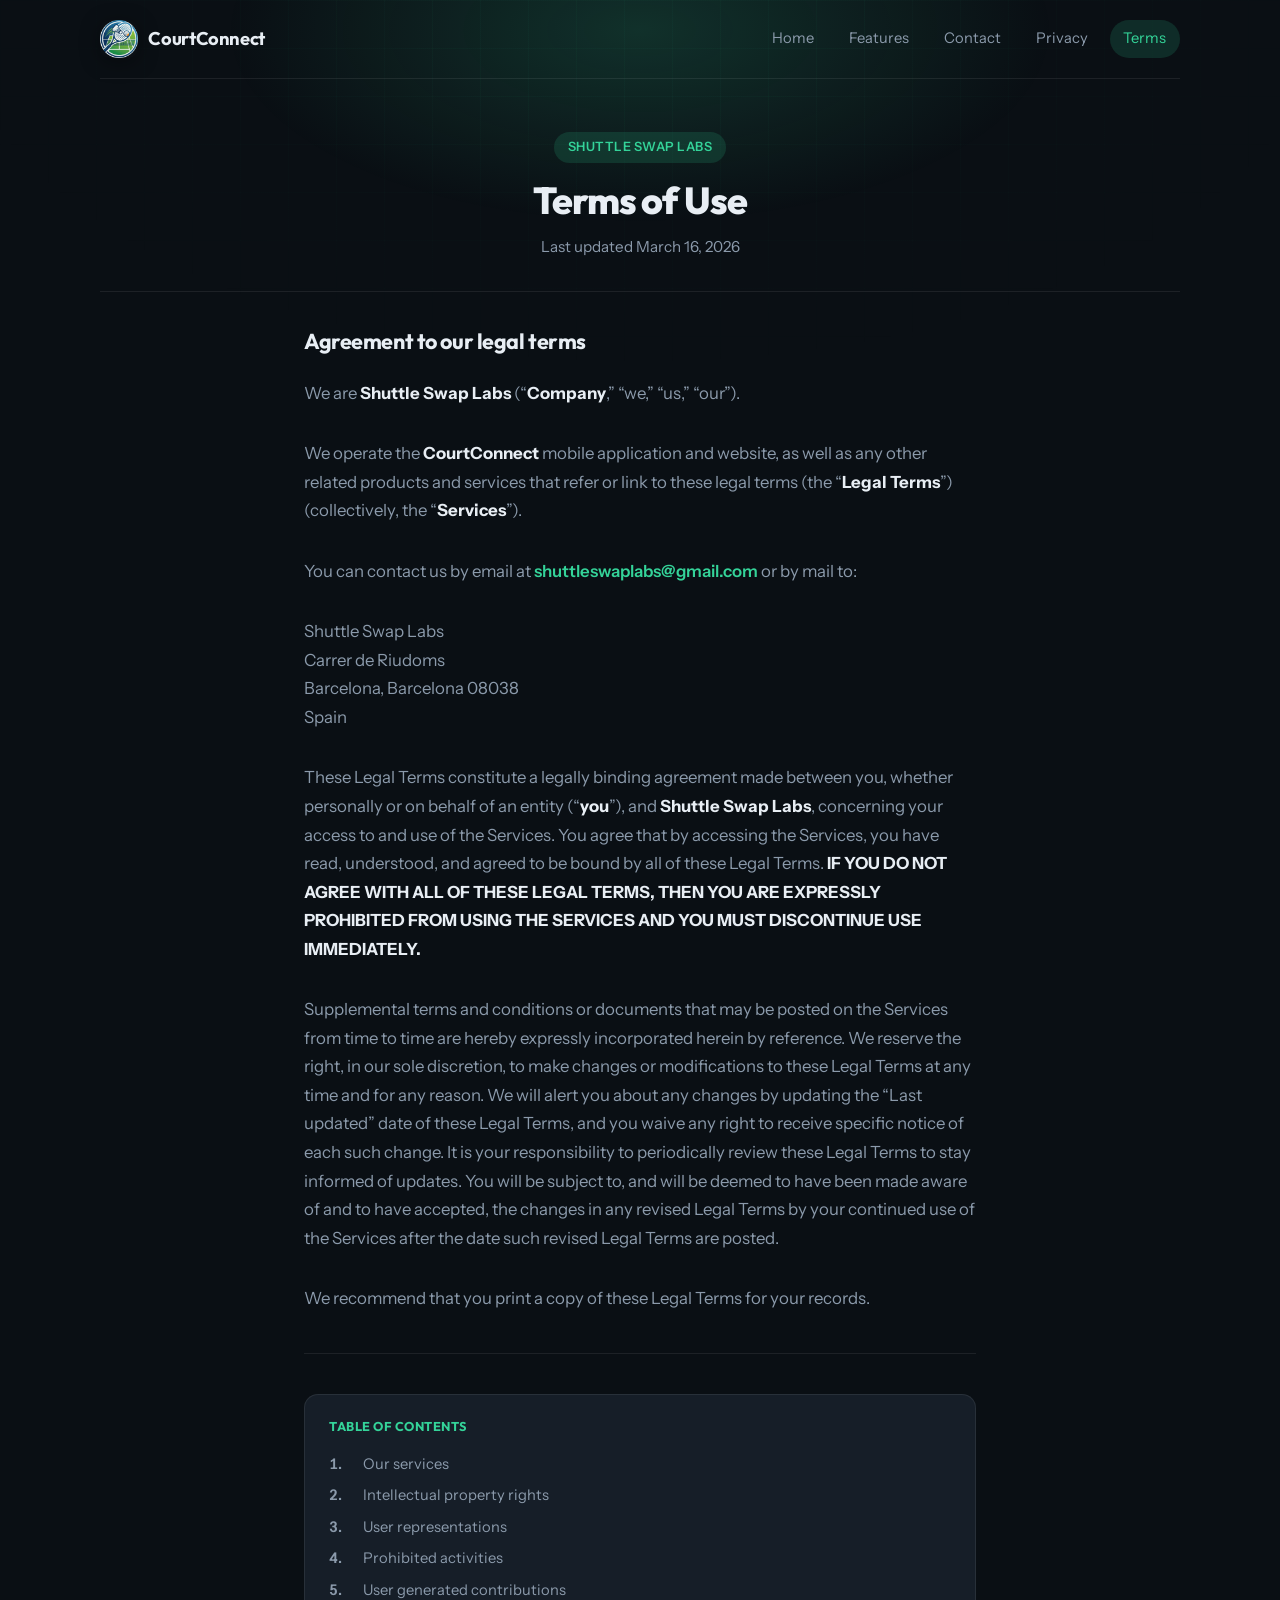
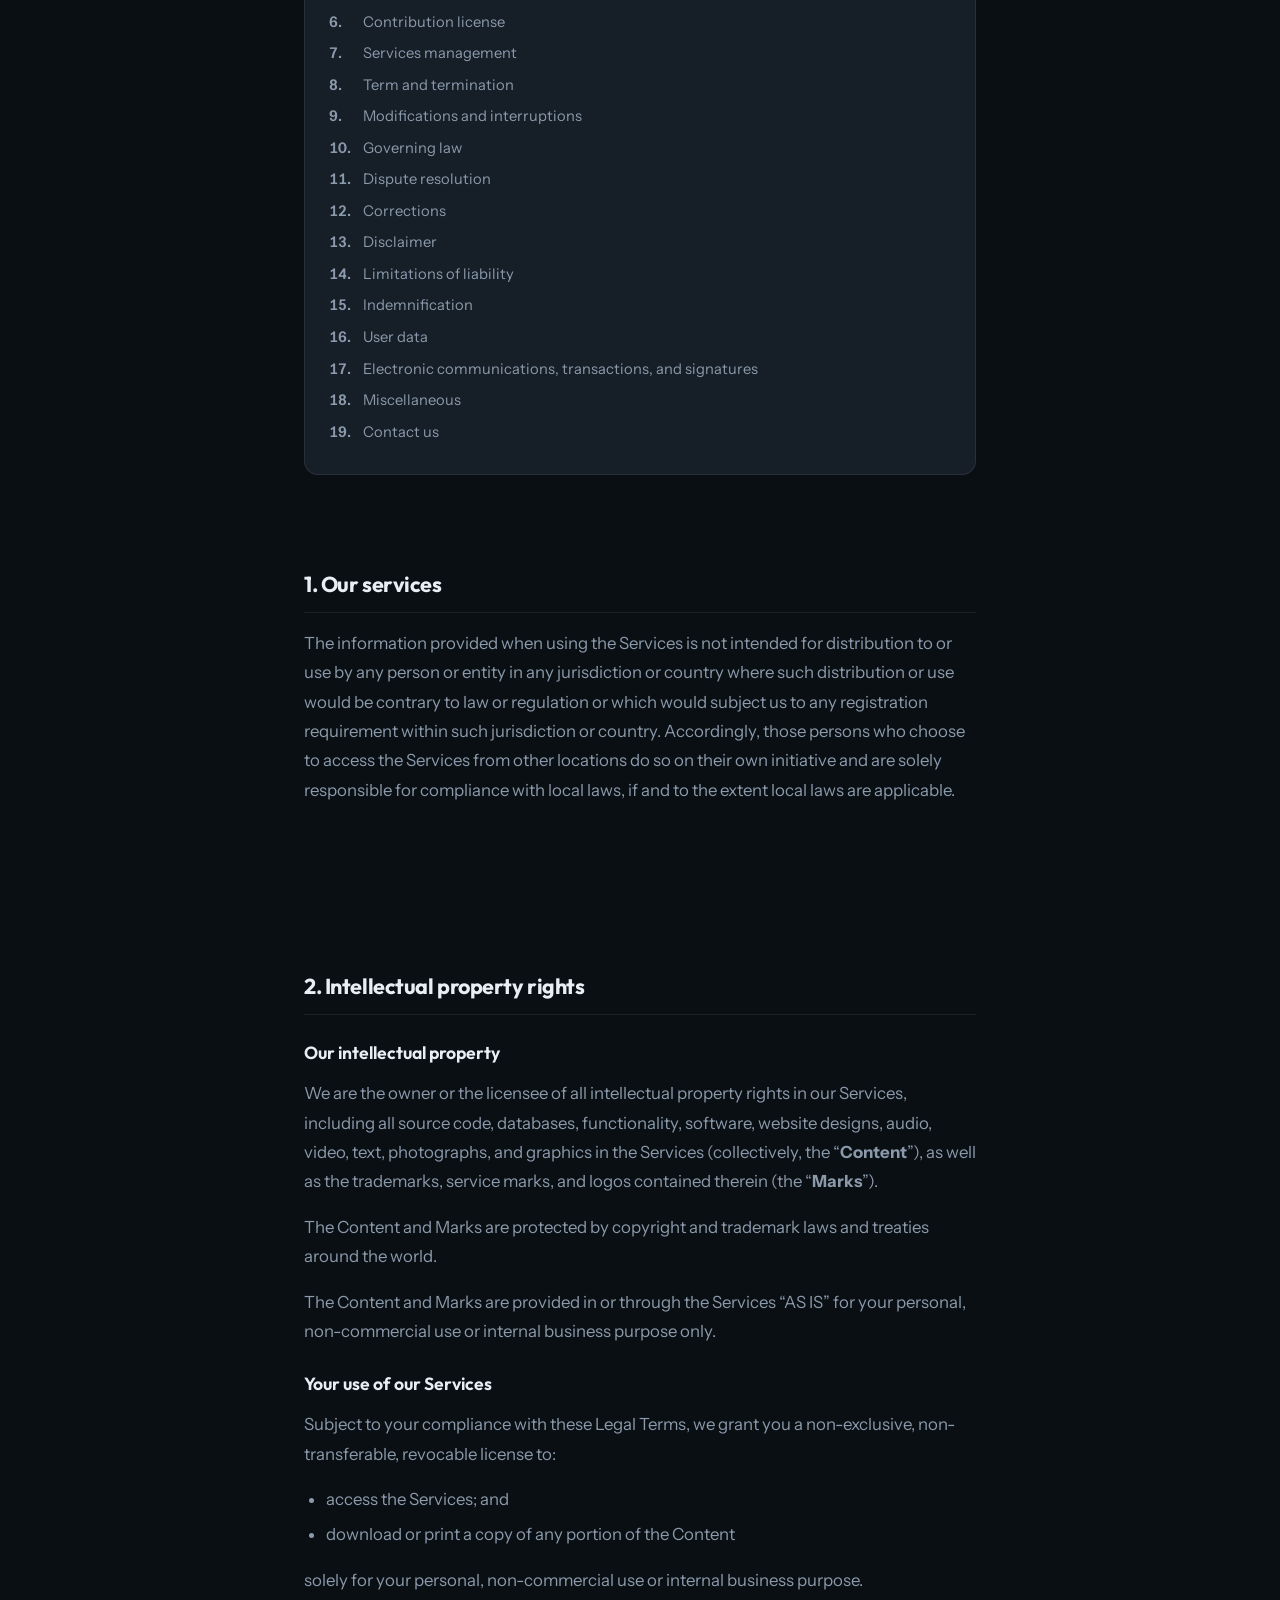
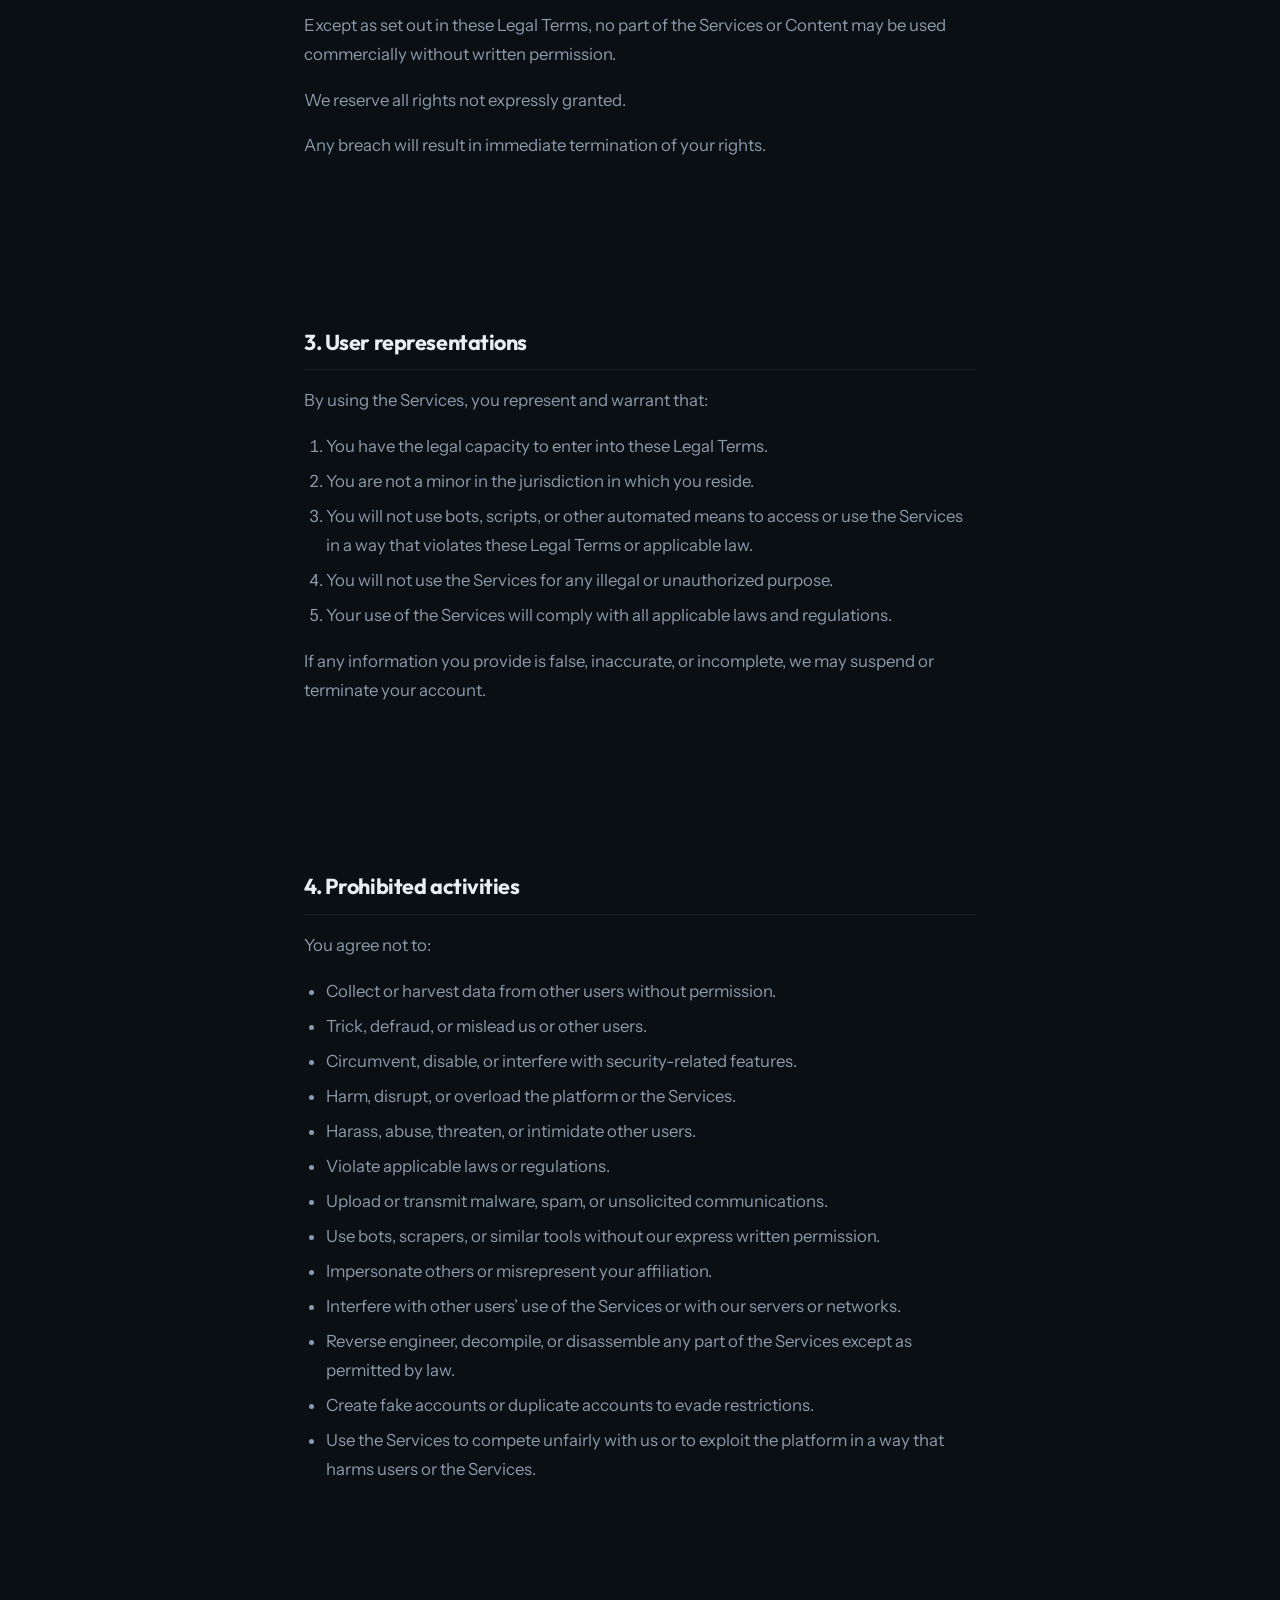
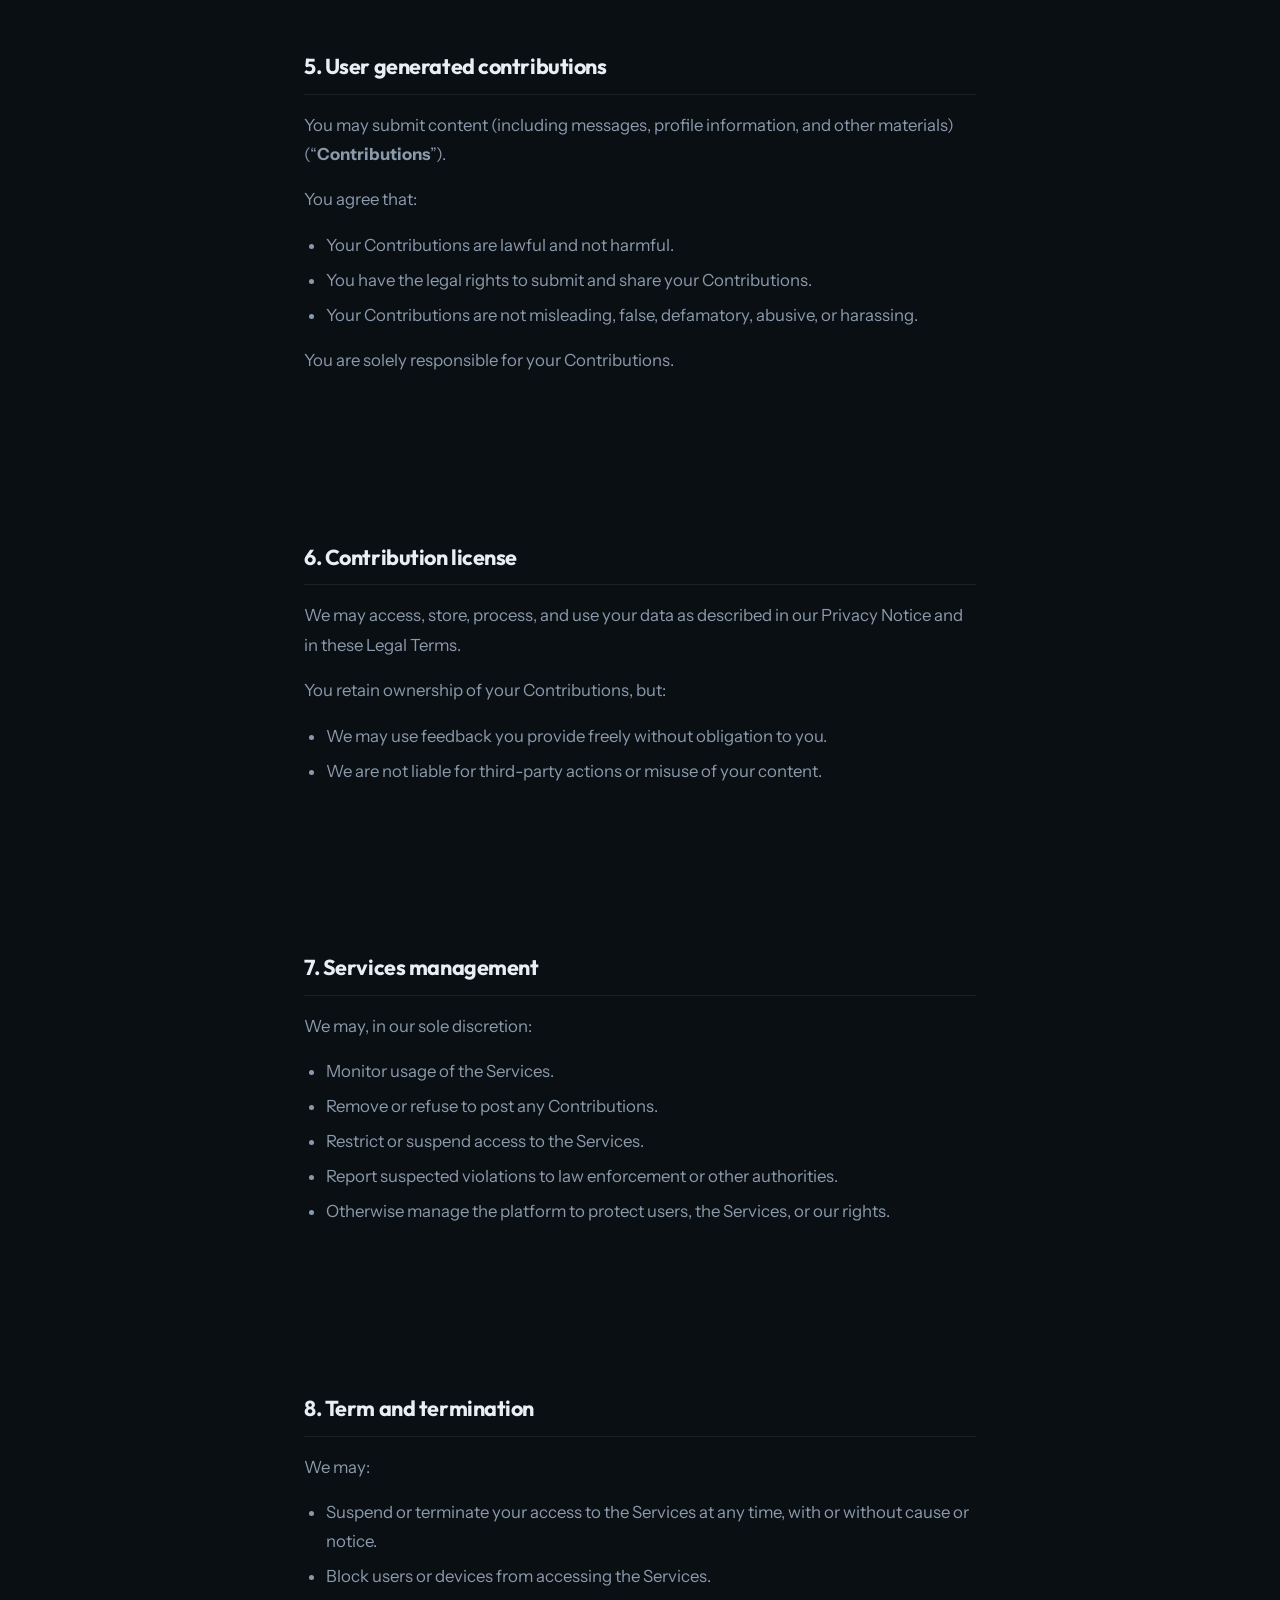
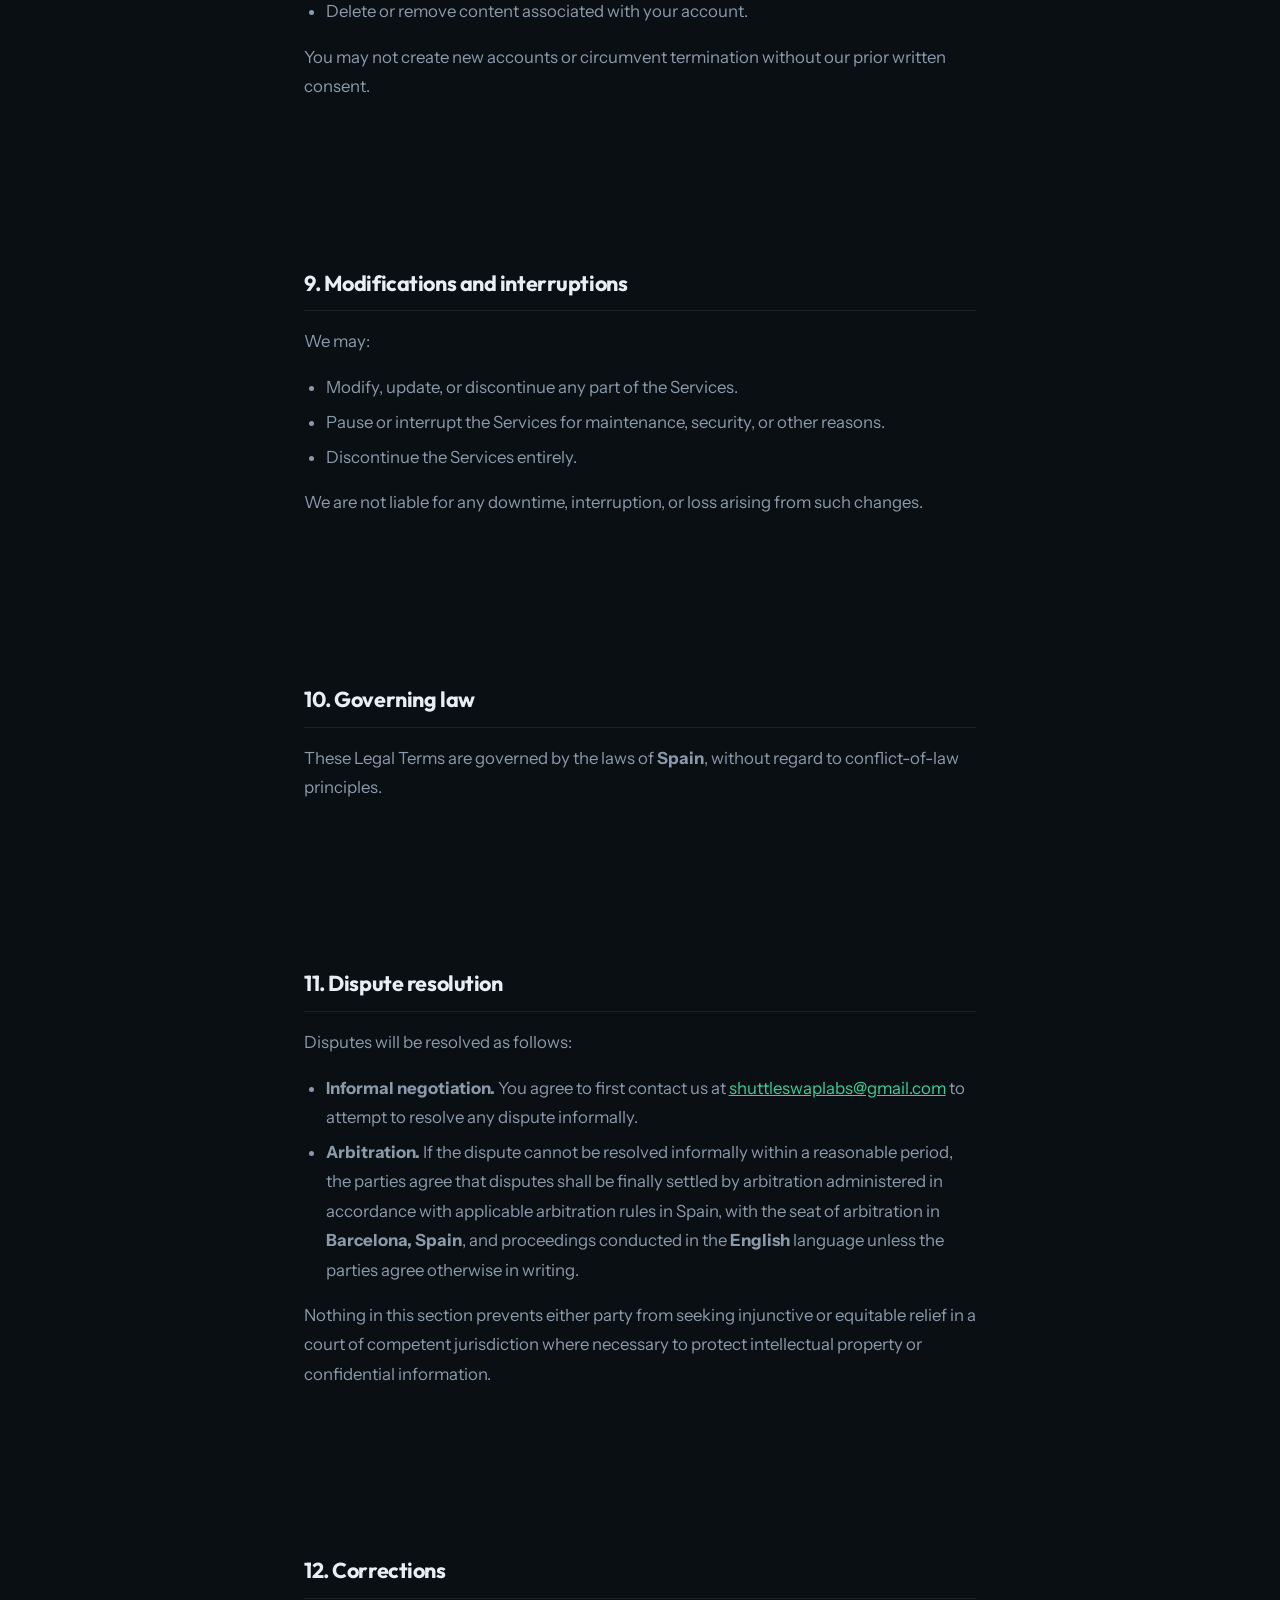
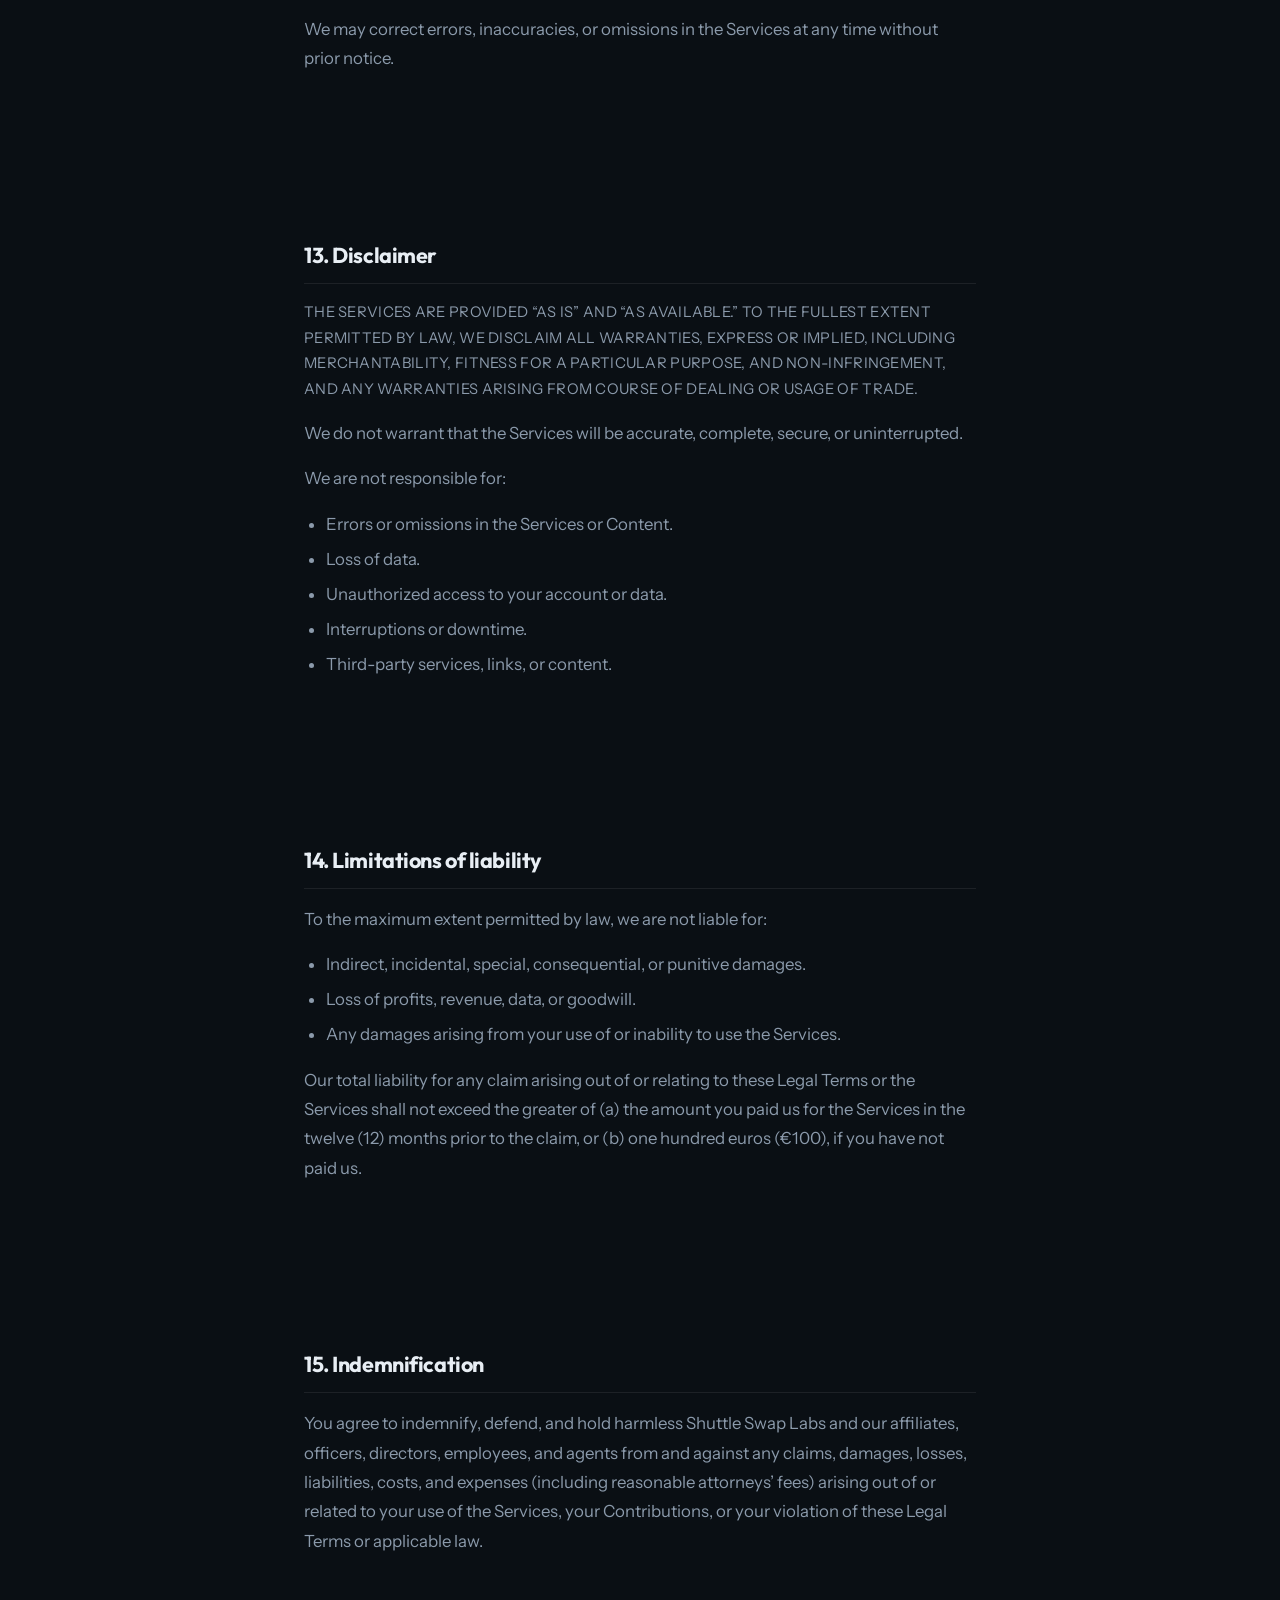
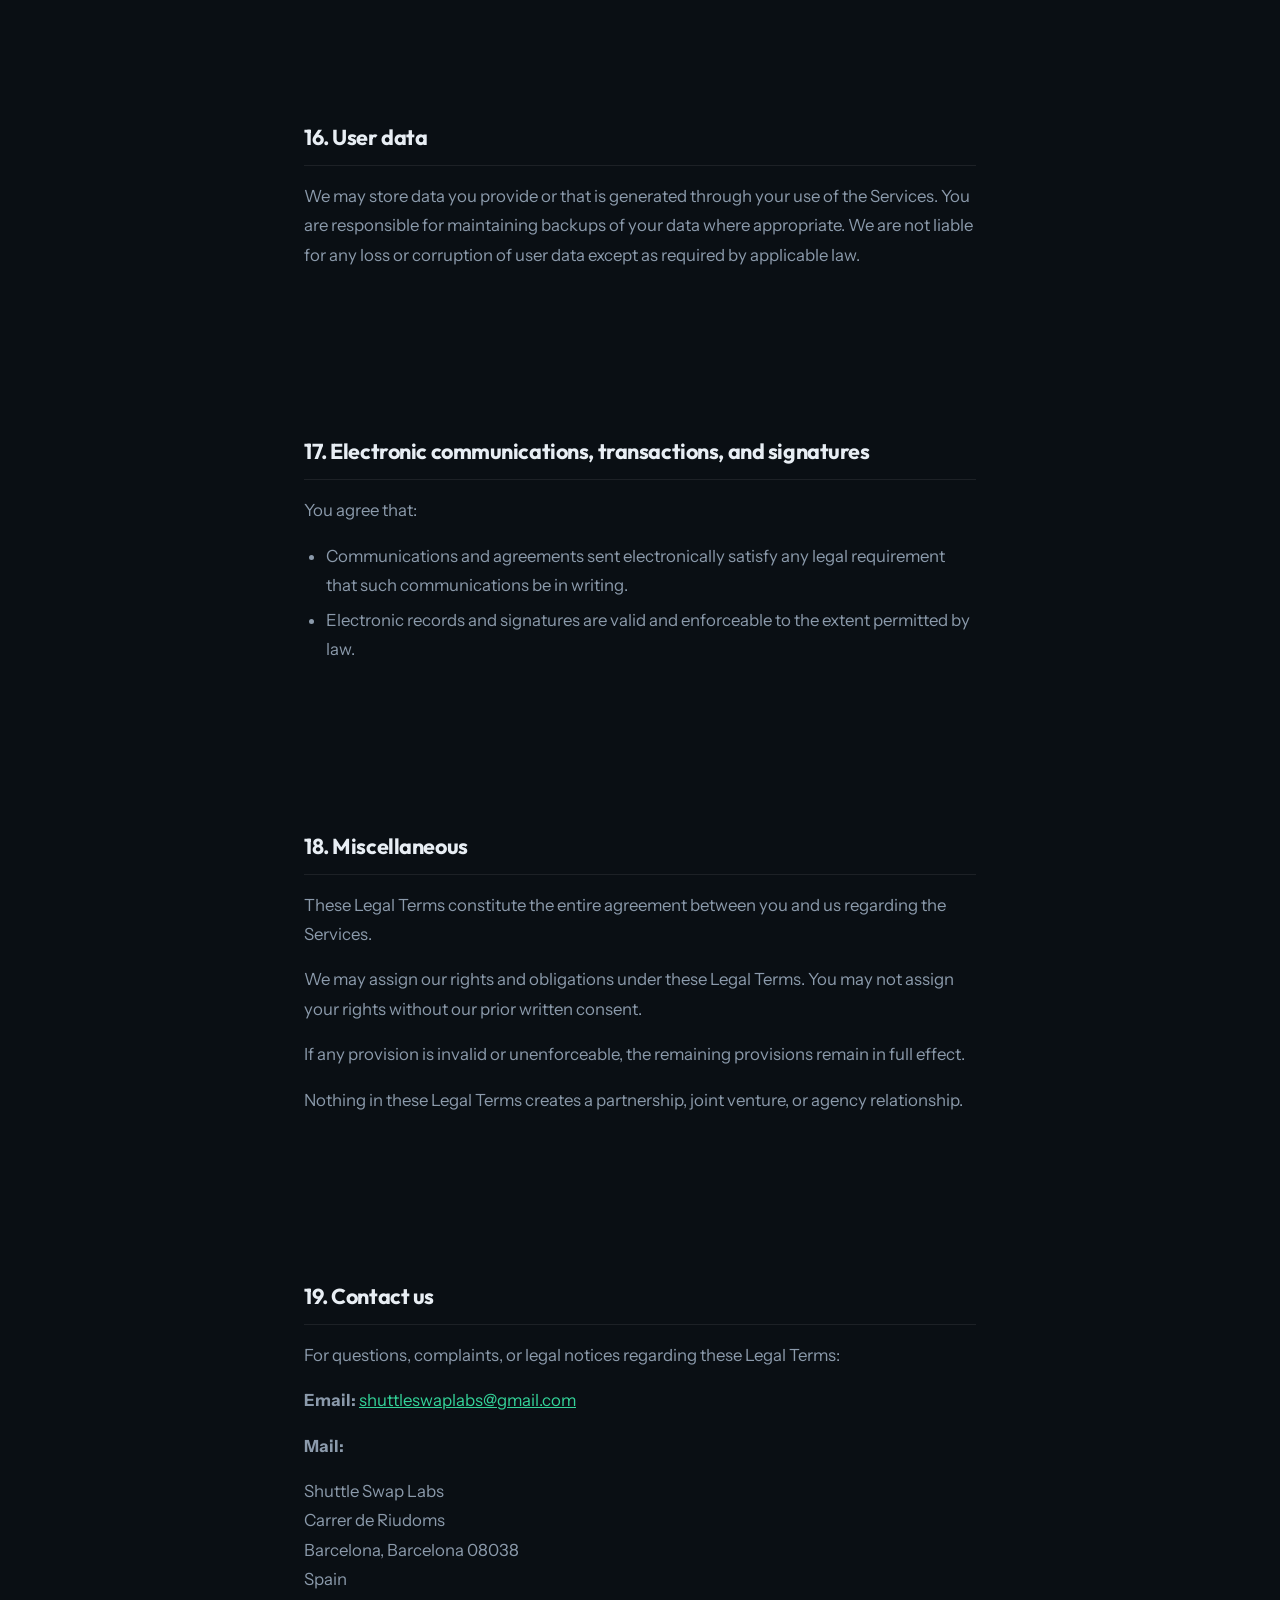
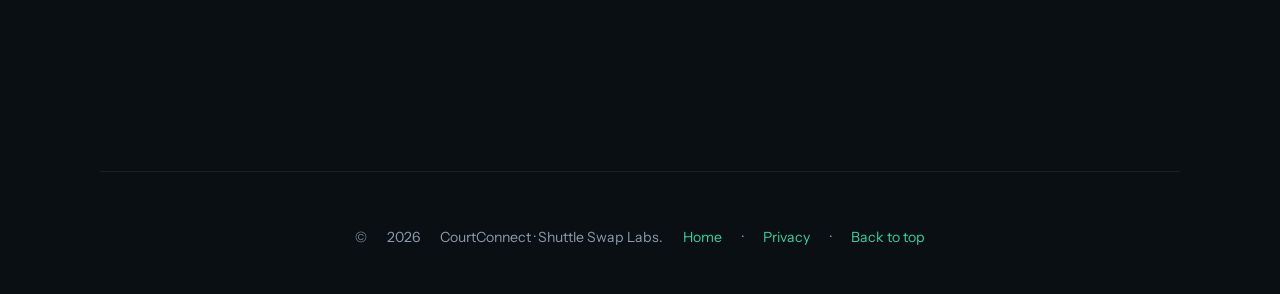
<file: terms.html>
<!DOCTYPE html>
<html lang="en">
  <head>
    <meta charset="utf-8" />
    <meta name="viewport" content="width=device-width, initial-scale=1" />
    <meta
      name="description"
      content="Terms of Use for Shuttle Swap Labs and CourtConnect — legal terms governing use of our Services."
    />
    <title>Terms of Use — CourtConnect · Shuttle Swap Labs</title>
    <link rel="icon" href="favicon.ico" sizes="any" />
    <link rel="apple-touch-icon" href="apple-touch-icon.png" />
    <link rel="preconnect" href="https://fonts.googleapis.com" />
    <link rel="preconnect" href="https://fonts.gstatic.com" crossorigin />
    <link
      href="https://fonts.googleapis.com/css2?family=Instrument+Sans:ital,wght@0,400;0,600;0,700;1,400&family=Outfit:wght@600;700;800&display=swap"
      rel="stylesheet"
    />
    <link rel="stylesheet" href="css/styles.css" />
    <link rel="stylesheet" href="css/legal.css" />
  </head>
  <body id="top">
    <div class="bg-grid" aria-hidden="true"></div>
    <div class="bg-glow" aria-hidden="true"></div>

    <header class="wrap site-header">
      <a class="logo" href="index.html">
        <img
          class="logo-img"
          src="assets/app-icon-512.png"
          width="38"
          height="38"
          alt="CourtConnect"
          decoding="async"
        />
        CourtConnect
      </a>
      <nav class="nav-links" aria-label="Primary">
        <a href="index.html">Home</a>
        <a href="index.html#product">Features</a>
        <a href="index.html#contact">Contact</a>
        <a href="privacy.html">Privacy</a>
        <a href="terms.html" aria-current="page">Terms</a>
      </nav>
    </header>

    <div class="legal-page">
      <div class="wrap legal-hero">
        <p class="badge">Shuttle Swap Labs</p>
        <h1>Terms of Use</h1>
        <p class="legal-meta">Last updated March 16, 2026</p>
      </div>

      <article class="legal-doc">
        <h2 class="legal-h2-intro">Agreement to our legal terms</h2>

        <p class="legal-intro">
          We are <strong>Shuttle Swap Labs</strong> (“<strong>Company</strong>,” “we,” “us,” “our”).
        </p>
        <p class="legal-intro">
          We operate the <strong>CourtConnect</strong> mobile application and website, as well as any other
          related products and services that refer or link to these legal terms (the “<strong>Legal Terms</strong>”)
          (collectively, the “<strong>Services</strong>”).
        </p>
        <p class="legal-intro">
          You can contact us by email at
          <a href="mailto:shuttleswaplabs@gmail.com">shuttleswaplabs@gmail.com</a> or by mail to:
        </p>
        <p class="legal-intro">
          Shuttle Swap Labs<br />
          Carrer de Riudoms<br />
          Barcelona, Barcelona 08038<br />
          Spain
        </p>

        <p class="legal-intro">
          These Legal Terms constitute a legally binding agreement made between you, whether personally or on
          behalf of an entity (“<strong>you</strong>”), and <strong>Shuttle Swap Labs</strong>, concerning your
          access to and use of the Services. You agree that by accessing the Services, you have read,
          understood, and agreed to be bound by all of these Legal Terms.
          <strong
            >IF YOU DO NOT AGREE WITH ALL OF THESE LEGAL TERMS, THEN YOU ARE EXPRESSLY PROHIBITED FROM USING THE
            SERVICES AND YOU MUST DISCONTINUE USE IMMEDIATELY.</strong
          >
        </p>

        <p class="legal-intro">
          Supplemental terms and conditions or documents that may be posted on the Services from time to time are
          hereby expressly incorporated herein by reference. We reserve the right, in our sole discretion, to
          make changes or modifications to these Legal Terms at any time and for any reason. We will alert you
          about any changes by updating the “Last updated” date of these Legal Terms, and you waive any right to
          receive specific notice of each such change. It is your responsibility to periodically review these
          Legal Terms to stay informed of updates. You will be subject to, and will be deemed to have been made
          aware of and to have accepted, the changes in any revised Legal Terms by your continued use of the
          Services after the date such revised Legal Terms are posted.
        </p>

        <p class="legal-intro">We recommend that you print a copy of these Legal Terms for your records.</p>

        <hr class="legal-hr" />

        <nav class="toc-block" aria-labelledby="toc-heading">
          <h2 id="toc-heading">Table of contents</h2>
          <ol class="toc-list">
            <li><a href="#t1">Our services</a></li>
            <li><a href="#t2">Intellectual property rights</a></li>
            <li><a href="#t3">User representations</a></li>
            <li><a href="#t4">Prohibited activities</a></li>
            <li><a href="#t5">User generated contributions</a></li>
            <li><a href="#t6">Contribution license</a></li>
            <li><a href="#t7">Services management</a></li>
            <li><a href="#t8">Term and termination</a></li>
            <li><a href="#t9">Modifications and interruptions</a></li>
            <li><a href="#t10">Governing law</a></li>
            <li><a href="#t11">Dispute resolution</a></li>
            <li><a href="#t12">Corrections</a></li>
            <li><a href="#t13">Disclaimer</a></li>
            <li><a href="#t14">Limitations of liability</a></li>
            <li><a href="#t15">Indemnification</a></li>
            <li><a href="#t16">User data</a></li>
            <li><a href="#t17">Electronic communications, transactions, and signatures</a></li>
            <li><a href="#t18">Miscellaneous</a></li>
            <li><a href="#t19">Contact us</a></li>
          </ol>
        </nav>

        <section class="legal-section" id="t1" aria-labelledby="h-t1">
          <h2 id="h-t1">1. Our services</h2>
          <p>
            The information provided when using the Services is not intended for distribution to or use by any
            person or entity in any jurisdiction or country where such distribution or use would be contrary to
            law or regulation or which would subject us to any registration requirement within such jurisdiction or
            country. Accordingly, those persons who choose to access the Services from other locations do so on
            their own initiative and are solely responsible for compliance with local laws, if and to the extent
            local laws are applicable.
          </p>
        </section>

        <section class="legal-section" id="t2" aria-labelledby="h-t2">
          <h2 id="h-t2">2. Intellectual property rights</h2>

          <h3>Our intellectual property</h3>
          <p>
            We are the owner or the licensee of all intellectual property rights in our Services, including all
            source code, databases, functionality, software, website designs, audio, video, text, photographs, and
            graphics in the Services (collectively, the “<strong>Content</strong>”), as well as the trademarks,
            service marks, and logos contained therein (the “<strong>Marks</strong>”).
          </p>
          <p>The Content and Marks are protected by copyright and trademark laws and treaties around the world.</p>
          <p>
            The Content and Marks are provided in or through the Services “AS IS” for your personal, non-commercial
            use or internal business purpose only.
          </p>

          <h3>Your use of our Services</h3>
          <p>
            Subject to your compliance with these Legal Terms, we grant you a non-exclusive, non-transferable,
            revocable license to:
          </p>
          <ul>
            <li>access the Services; and</li>
            <li>download or print a copy of any portion of the Content</li>
          </ul>
          <p>solely for your personal, non-commercial use or internal business purpose.</p>
          <p>
            Except as set out in these Legal Terms, no part of the Services or Content may be used commercially
            without written permission.
          </p>
          <p>We reserve all rights not expressly granted.</p>
          <p>Any breach will result in immediate termination of your rights.</p>
        </section>

        <section class="legal-section" id="t3" aria-labelledby="h-t3">
          <h2 id="h-t3">3. User representations</h2>
          <p>By using the Services, you represent and warrant that:</p>
          <ol>
            <li>You have the legal capacity to enter into these Legal Terms.</li>
            <li>You are not a minor in the jurisdiction in which you reside.</li>
            <li>You will not use bots, scripts, or other automated means to access or use the Services in a way that violates these Legal Terms or applicable law.</li>
            <li>You will not use the Services for any illegal or unauthorized purpose.</li>
            <li>Your use of the Services will comply with all applicable laws and regulations.</li>
          </ol>
          <p>If any information you provide is false, inaccurate, or incomplete, we may suspend or terminate your account.</p>
        </section>

        <section class="legal-section" id="t4" aria-labelledby="h-t4">
          <h2 id="h-t4">4. Prohibited activities</h2>
          <p>You agree not to:</p>
          <ul>
            <li>Collect or harvest data from other users without permission.</li>
            <li>Trick, defraud, or mislead us or other users.</li>
            <li>Circumvent, disable, or interfere with security-related features.</li>
            <li>Harm, disrupt, or overload the platform or the Services.</li>
            <li>Harass, abuse, threaten, or intimidate other users.</li>
            <li>Violate applicable laws or regulations.</li>
            <li>Upload or transmit malware, spam, or unsolicited communications.</li>
            <li>Use bots, scrapers, or similar tools without our express written permission.</li>
            <li>Impersonate others or misrepresent your affiliation.</li>
            <li>Interfere with other users’ use of the Services or with our servers or networks.</li>
            <li>Reverse engineer, decompile, or disassemble any part of the Services except as permitted by law.</li>
            <li>Create fake accounts or duplicate accounts to evade restrictions.</li>
            <li>Use the Services to compete unfairly with us or to exploit the platform in a way that harms users or the Services.</li>
          </ul>
        </section>

        <section class="legal-section" id="t5" aria-labelledby="h-t5">
          <h2 id="h-t5">5. User generated contributions</h2>
          <p>You may submit content (including messages, profile information, and other materials) (“<strong>Contributions</strong>”).</p>
          <p>You agree that:</p>
          <ul>
            <li>Your Contributions are lawful and not harmful.</li>
            <li>You have the legal rights to submit and share your Contributions.</li>
            <li>Your Contributions are not misleading, false, defamatory, abusive, or harassing.</li>
          </ul>
          <p>You are solely responsible for your Contributions.</p>
        </section>

        <section class="legal-section" id="t6" aria-labelledby="h-t6">
          <h2 id="h-t6">6. Contribution license</h2>
          <p>We may access, store, process, and use your data as described in our Privacy Notice and in these Legal Terms.</p>
          <p>You retain ownership of your Contributions, but:</p>
          <ul>
            <li>We may use feedback you provide freely without obligation to you.</li>
            <li>We are not liable for third-party actions or misuse of your content.</li>
          </ul>
        </section>

        <section class="legal-section" id="t7" aria-labelledby="h-t7">
          <h2 id="h-t7">7. Services management</h2>
          <p>We may, in our sole discretion:</p>
          <ul>
            <li>Monitor usage of the Services.</li>
            <li>Remove or refuse to post any Contributions.</li>
            <li>Restrict or suspend access to the Services.</li>
            <li>Report suspected violations to law enforcement or other authorities.</li>
            <li>Otherwise manage the platform to protect users, the Services, or our rights.</li>
          </ul>
        </section>

        <section class="legal-section" id="t8" aria-labelledby="h-t8">
          <h2 id="h-t8">8. Term and termination</h2>
          <p>We may:</p>
          <ul>
            <li>Suspend or terminate your access to the Services at any time, with or without cause or notice.</li>
            <li>Block users or devices from accessing the Services.</li>
            <li>Delete or remove content associated with your account.</li>
          </ul>
          <p>You may not create new accounts or circumvent termination without our prior written consent.</p>
        </section>

        <section class="legal-section" id="t9" aria-labelledby="h-t9">
          <h2 id="h-t9">9. Modifications and interruptions</h2>
          <p>We may:</p>
          <ul>
            <li>Modify, update, or discontinue any part of the Services.</li>
            <li>Pause or interrupt the Services for maintenance, security, or other reasons.</li>
            <li>Discontinue the Services entirely.</li>
          </ul>
          <p>We are not liable for any downtime, interruption, or loss arising from such changes.</p>
        </section>

        <section class="legal-section" id="t10" aria-labelledby="h-t10">
          <h2 id="h-t10">10. Governing law</h2>
          <p>These Legal Terms are governed by the laws of <strong>Spain</strong>, without regard to conflict-of-law principles.</p>
        </section>

        <section class="legal-section" id="t11" aria-labelledby="h-t11">
          <h2 id="h-t11">11. Dispute resolution</h2>
          <p>Disputes will be resolved as follows:</p>
          <ul>
            <li>
              <strong>Informal negotiation.</strong> You agree to first contact us at
              <a href="mailto:shuttleswaplabs@gmail.com">shuttleswaplabs@gmail.com</a> to attempt to resolve any
              dispute informally.
            </li>
            <li>
              <strong>Arbitration.</strong> If the dispute cannot be resolved informally within a reasonable
              period, the parties agree that disputes shall be finally settled by arbitration administered in
              accordance with applicable arbitration rules in Spain, with the seat of arbitration in
              <strong>Barcelona, Spain</strong>, and proceedings conducted in the <strong>English</strong> language
              unless the parties agree otherwise in writing.
            </li>
          </ul>
          <p>
            Nothing in this section prevents either party from seeking injunctive or equitable relief in a court of
            competent jurisdiction where necessary to protect intellectual property or confidential information.
          </p>
        </section>

        <section class="legal-section" id="t12" aria-labelledby="h-t12">
          <h2 id="h-t12">12. Corrections</h2>
          <p>We may correct errors, inaccuracies, or omissions in the Services at any time without prior notice.</p>
        </section>

        <section class="legal-section" id="t13" aria-labelledby="h-t13">
          <h2 id="h-t13">13. Disclaimer</h2>
          <p class="legal-caps">
            THE SERVICES ARE PROVIDED “AS IS” AND “AS AVAILABLE.” TO THE FULLEST EXTENT PERMITTED BY LAW, WE
            DISCLAIM ALL WARRANTIES, EXPRESS OR IMPLIED, INCLUDING MERCHANTABILITY, FITNESS FOR A PARTICULAR
            PURPOSE, AND NON-INFRINGEMENT, AND ANY WARRANTIES ARISING FROM COURSE OF DEALING OR USAGE OF TRADE.
          </p>
          <p>We do not warrant that the Services will be accurate, complete, secure, or uninterrupted.</p>
          <p>We are not responsible for:</p>
          <ul>
            <li>Errors or omissions in the Services or Content.</li>
            <li>Loss of data.</li>
            <li>Unauthorized access to your account or data.</li>
            <li>Interruptions or downtime.</li>
            <li>Third-party services, links, or content.</li>
          </ul>
        </section>

        <section class="legal-section" id="t14" aria-labelledby="h-t14">
          <h2 id="h-t14">14. Limitations of liability</h2>
          <p>To the maximum extent permitted by law, we are not liable for:</p>
          <ul>
            <li>Indirect, incidental, special, consequential, or punitive damages.</li>
            <li>Loss of profits, revenue, data, or goodwill.</li>
            <li>Any damages arising from your use of or inability to use the Services.</li>
          </ul>
          <p>
            Our total liability for any claim arising out of or relating to these Legal Terms or the Services shall
            not exceed the greater of (a) the amount you paid us for the Services in the twelve (12) months prior to
            the claim, or (b) one hundred euros (€100), if you have not paid us.
          </p>
        </section>

        <section class="legal-section" id="t15" aria-labelledby="h-t15">
          <h2 id="h-t15">15. Indemnification</h2>
          <p>
            You agree to indemnify, defend, and hold harmless Shuttle Swap Labs and our affiliates, officers,
            directors, employees, and agents from and against any claims, damages, losses, liabilities, costs, and
            expenses (including reasonable attorneys’ fees) arising out of or related to your use of the Services,
            your Contributions, or your violation of these Legal Terms or applicable law.
          </p>
        </section>

        <section class="legal-section" id="t16" aria-labelledby="h-t16">
          <h2 id="h-t16">16. User data</h2>
          <p>
            We may store data you provide or that is generated through your use of the Services. You are responsible
            for maintaining backups of your data where appropriate. We are not liable for any loss or corruption of
            user data except as required by applicable law.
          </p>
        </section>

        <section class="legal-section" id="t17" aria-labelledby="h-t17">
          <h2 id="h-t17">17. Electronic communications, transactions, and signatures</h2>
          <p>You agree that:</p>
          <ul>
            <li>Communications and agreements sent electronically satisfy any legal requirement that such communications be in writing.</li>
            <li>Electronic records and signatures are valid and enforceable to the extent permitted by law.</li>
          </ul>
        </section>

        <section class="legal-section" id="t18" aria-labelledby="h-t18">
          <h2 id="h-t18">18. Miscellaneous</h2>
          <p>These Legal Terms constitute the entire agreement between you and us regarding the Services.</p>
          <p>We may assign our rights and obligations under these Legal Terms. You may not assign your rights without our prior written consent.</p>
          <p>If any provision is invalid or unenforceable, the remaining provisions remain in full effect.</p>
          <p>Nothing in these Legal Terms creates a partnership, joint venture, or agency relationship.</p>
        </section>

        <section class="legal-section" id="t19" aria-labelledby="h-t19">
          <h2 id="h-t19">19. Contact us</h2>
          <p>For questions, complaints, or legal notices regarding these Legal Terms:</p>
          <p>
            <strong>Email:</strong>
            <a href="mailto:shuttleswaplabs@gmail.com">shuttleswaplabs@gmail.com</a>
          </p>
          <p><strong>Mail:</strong></p>
          <p>
            Shuttle Swap Labs<br />
            Carrer de Riudoms<br />
            Barcelona, Barcelona 08038<br />
            Spain
          </p>
        </section>
      </article>
    </div>

    <footer class="wrap site-footer">
      <p class="footer-legal">
        © <span id="year"></span> CourtConnect · Shuttle Swap Labs.
        <a href="index.html">Home</a>
        ·
        <a href="privacy.html">Privacy</a>
        ·
        <a href="#top">Back to top</a>
      </p>
    </footer>

    <script>
      document.getElementById("year").textContent = new Date().getFullYear();
    </script>
  </body>
</html>
</file>
<file: css/styles.css>
/* CourtConnect — static site (GitHub Pages) */

:root {
  --bg-deep: #0a0f14;
  --bg-card: #111920;
  --bg-elevated: #161e28;
  --border: rgba(255, 255, 255, 0.08);
  --text: #e8eef4;
  --text-muted: #8b9aab;
  --accent: #34d399;
  --accent-dim: rgba(52, 211, 153, 0.15);
  --accent-glow: rgba(52, 211, 153, 0.35);
  --font-sans: "Instrument Sans", system-ui, sans-serif;
  --font-display: "Outfit", var(--font-sans);
  --radius: 14px;
  --max: 1080px;
}

*,
*::before,
*::after {
  box-sizing: border-box;
}

html {
  scroll-behavior: smooth;
}

body {
  margin: 0;
  min-height: 100vh;
  font-family: var(--font-sans);
  font-size: 1.05rem;
  line-height: 1.6;
  color: var(--text);
  background: var(--bg-deep);
  -webkit-font-smoothing: antialiased;
}

/* Subtle court-line grid */
.bg-grid {
  position: fixed;
  inset: 0;
  z-index: 0;
  background-image:
    linear-gradient(rgba(52, 211, 153, 0.03) 1px, transparent 1px),
    linear-gradient(90deg, rgba(52, 211, 153, 0.03) 1px, transparent 1px);
  background-size: 48px 48px;
  mask-image: radial-gradient(ellipse 80% 60% at 50% 0%, black 20%, transparent 70%);
  pointer-events: none;
}

.bg-glow {
  position: fixed;
  top: -20%;
  left: 50%;
  transform: translateX(-50%);
  width: min(90vw, 900px);
  height: 420px;
  background: radial-gradient(ellipse, var(--accent-glow) 0%, transparent 65%);
  z-index: 0;
  pointer-events: none;
  opacity: 0.5;
}

.wrap {
  position: relative;
  z-index: 1;
  max-width: var(--max);
  margin: 0 auto;
  padding: 0 1.5rem;
}

/* Header */
.site-header {
  display: flex;
  align-items: center;
  justify-content: space-between;
  padding: 1.25rem 0;
  border-bottom: 1px solid var(--border);
}

.logo {
  display: flex;
  align-items: center;
  gap: 0.65rem;
  font-family: var(--font-display);
  font-weight: 700;
  font-size: 1.15rem;
  letter-spacing: -0.02em;
  color: var(--text);
  text-decoration: none;
}

.logo-img {
  width: 38px;
  height: 38px;
  border-radius: 10px;
  object-fit: cover;
  flex-shrink: 0;
  display: block;
  box-shadow: 0 4px 20px rgba(0, 0, 0, 0.35);
}

.nav-links {
  display: flex;
  gap: 0.5rem;
  flex-wrap: wrap;
  justify-content: flex-end;
}

.nav-links a {
  color: var(--text-muted);
  text-decoration: none;
  font-size: 0.92rem;
  padding: 0.45rem 0.85rem;
  border-radius: 999px;
  transition: color 0.2s, background 0.2s;
}

.nav-links a:hover {
  color: var(--text);
  background: var(--bg-elevated);
}

.nav-links a[aria-current="page"] {
  color: var(--accent);
  background: var(--accent-dim);
}

/* Hero */
.hero {
  padding: 4rem 0 3.5rem;
  text-align: center;
}

.badge {
  display: inline-flex;
  align-items: center;
  gap: 0.4rem;
  padding: 0.35rem 0.85rem;
  border-radius: 999px;
  background: var(--accent-dim);
  color: var(--accent);
  font-size: 0.8rem;
  font-weight: 600;
  letter-spacing: 0.04em;
  text-transform: uppercase;
  margin-bottom: 1.25rem;
}

.hero h1 {
  font-family: var(--font-display);
  font-weight: 800;
  font-size: clamp(2.1rem, 5vw, 3.25rem);
  line-height: 1.1;
  letter-spacing: -0.03em;
  margin: 0 0 1rem;
  max-width: 18ch;
  margin-left: auto;
  margin-right: auto;
}

.hero-lead {
  color: var(--text-muted);
  font-size: 1.15rem;
  max-width: 42ch;
  margin: 0 auto 2rem;
}

.hero-actions {
  display: flex;
  flex-wrap: wrap;
  gap: 0.75rem;
  justify-content: center;
}

.hero-actions-stores {
  align-items: stretch;
}

/* App Store / Google Play-style download badges */
.store-badge {
  display: inline-flex;
  align-items: center;
  gap: 0.65rem;
  min-height: 48px;
  padding: 0.55rem 1rem 0.55rem 0.75rem;
  border-radius: 12px;
  text-decoration: none;
  border: 1px solid transparent;
  transition: transform 0.15s, box-shadow 0.2s, border-color 0.2s;
}

.store-badge:active {
  transform: scale(0.98);
}

.store-badge-icon {
  flex-shrink: 0;
  display: block;
}

.store-badge-copy {
  display: flex;
  flex-direction: column;
  align-items: flex-start;
  line-height: 1.15;
  text-align: left;
}

.store-badge-line1 {
  font-size: 0.62rem;
  font-weight: 600;
  letter-spacing: 0.06em;
  text-transform: uppercase;
  opacity: 0.92;
}

.store-badge-line2 {
  font-size: 1.05rem;
  font-weight: 700;
  letter-spacing: -0.02em;
}

.store-badge-apple {
  background: #000;
  color: #fff;
  border-color: rgba(255, 255, 255, 0.12);
  box-shadow: 0 8px 28px rgba(0, 0, 0, 0.45);
}

.store-badge-apple:hover {
  border-color: rgba(255, 255, 255, 0.22);
  box-shadow: 0 12px 36px rgba(0, 0, 0, 0.55);
}

.store-badge-google {
  background: var(--bg-elevated);
  color: var(--text);
  border-color: var(--border);
}

.store-badge-google .store-badge-line1 {
  color: var(--accent);
}

.store-badge-google:hover {
  border-color: rgba(255, 255, 255, 0.15);
}

.store-badge-google .store-badge-play-logo {
  filter: drop-shadow(0 2px 6px rgba(0, 0, 0, 0.35));
}

.btn {
  display: inline-flex;
  align-items: center;
  justify-content: center;
  gap: 0.5rem;
  padding: 0.75rem 1.35rem;
  border-radius: 12px;
  font-weight: 600;
  font-size: 0.95rem;
  text-decoration: none;
  border: 1px solid transparent;
  transition: transform 0.15s, box-shadow 0.2s, background 0.2s;
}

.btn:active {
  transform: scale(0.98);
}

.btn-primary {
  background: linear-gradient(135deg, var(--accent) 0%, #10b981 100%);
  color: #04120c;
  box-shadow: 0 8px 32px var(--accent-glow);
}

.btn-primary:hover {
  box-shadow: 0 12px 40px var(--accent-glow);
}

.btn-ghost {
  background: var(--bg-elevated);
  color: var(--text);
  border-color: var(--border);
}

.btn-ghost:hover {
  border-color: rgba(255, 255, 255, 0.15);
}

/* Sections */
section {
  padding: 3.25rem 0;
}

.section-features {
  border-top: 1px solid var(--border);
  padding-top: 3.5rem;
}

.contact-email {
  margin-bottom: 0 !important;
}

section h2 {
  font-family: var(--font-display);
  font-weight: 700;
  font-size: 1.65rem;
  letter-spacing: -0.02em;
  margin: 0 0 0.5rem;
}

.section-intro {
  color: var(--text-muted);
  margin: 0 0 2rem;
  max-width: 55ch;
}

/* Feature cards */
.feature-grid {
  display: grid;
  grid-template-columns: repeat(auto-fill, minmax(260px, 1fr));
  gap: 1rem;
}

.card {
  background: var(--bg-card);
  border: 1px solid var(--border);
  border-radius: var(--radius);
  padding: 1.35rem 1.25rem;
  transition: border-color 0.2s, transform 0.2s;
}

.card:hover {
  border-color: rgba(52, 211, 153, 0.25);
  transform: translateY(-2px);
}

.card-icon {
  width: 42px;
  height: 42px;
  border-radius: 11px;
  background: var(--bg-elevated);
  display: grid;
  place-items: center;
  font-size: 1.25rem;
  margin-bottom: 0.85rem;
}

.card h3 {
  font-family: var(--font-display);
  font-size: 1.1rem;
  font-weight: 650;
  margin: 0 0 0.4rem;
}

.card p {
  margin: 0;
  color: var(--text-muted);
  font-size: 0.95rem;
}

/* Footer */
.site-footer {
  padding: 2.5rem 0 2rem;
  border-top: 1px solid var(--border);
  text-align: center;
  color: var(--text-muted);
  font-size: 0.88rem;
}

.site-footer a {
  color: var(--accent);
  text-decoration: none;
}

.site-footer a:hover {
  text-decoration: underline;
}

@media (max-width: 520px) {
  .site-header {
    flex-direction: column;
    gap: 1rem;
    align-items: flex-start;
  }

  .nav-links {
    width: 100%;
    justify-content: flex-start;
  }

  .hero {
    padding-top: 2.5rem;
  }
}
</file>
<file: css/legal.css>
/* Privacy / legal pages — CourtConnect */

.legal-page {
  position: relative;
  z-index: 1;
}

.legal-hero {
  padding: 2.5rem 0 2rem;
  border-bottom: 1px solid var(--border);
  text-align: center;
}

.legal-hero .badge {
  margin-bottom: 1rem;
}

.legal-hero h1 {
  font-family: var(--font-display);
  font-weight: 800;
  font-size: clamp(1.75rem, 4vw, 2.35rem);
  letter-spacing: -0.03em;
  line-height: 1.15;
  margin: 0 0 0.75rem;
  max-width: 20ch;
  margin-left: auto;
  margin-right: auto;
}

.legal-meta {
  color: var(--text-muted);
  font-size: 0.95rem;
  margin: 0;
}

.legal-doc {
  max-width: 720px;
  margin: 0 auto;
  padding: 2rem 1.5rem 4rem;
}

.legal-h2-intro {
  font-family: var(--font-display);
  font-size: 1.35rem;
  font-weight: 700;
  letter-spacing: -0.02em;
  margin: 0 0 1.25rem;
  color: var(--text);
}

.legal-caps {
  font-size: 0.92rem;
  line-height: 1.7;
  color: var(--text-muted);
  letter-spacing: 0.02em;
}

.legal-intro {
  font-size: 1.05rem;
  line-height: 1.7;
  color: var(--text-muted);
  margin: 0 0 2rem;
}

.legal-intro strong {
  color: var(--text);
}

.legal-intro a {
  color: var(--accent);
  font-weight: 600;
  text-decoration: none;
}

.legal-intro a:hover {
  text-decoration: underline;
}

.legal-intro + ul {
  margin: 0 0 1.75rem;
  padding-left: 1.35rem;
  color: var(--text-muted);
  line-height: 1.75;
}

.legal-intro + ul li {
  margin-bottom: 0.35rem;
}

.legal-hr {
  border: none;
  height: 1px;
  background: var(--border);
  margin: 2.5rem 0;
}

/* Summary */
.summary-block {
  background: var(--bg-card);
  border: 1px solid var(--border);
  border-radius: var(--radius);
  padding: 1.5rem 1.35rem;
  margin-bottom: 2rem;
}

.summary-block h2 {
  font-family: var(--font-display);
  font-size: 1.2rem;
  font-weight: 700;
  margin: 0 0 1.25rem;
  letter-spacing: -0.02em;
}

.summary-item {
  margin-bottom: 1.25rem;
  padding-bottom: 1.25rem;
  border-bottom: 1px solid var(--border);
}

.summary-item:last-child {
  margin-bottom: 0;
  padding-bottom: 0;
  border-bottom: none;
}

.summary-item p.question {
  font-weight: 600;
  color: var(--text);
  margin: 0 0 0.5rem;
  font-size: 0.98rem;
}

.summary-item p.answer {
  margin: 0;
  color: var(--text-muted);
  font-size: 0.95rem;
  line-height: 1.65;
}

.summary-footer {
  margin: 1.25rem 0 0;
  padding-top: 1rem;
  border-top: 1px solid var(--border);
  color: var(--text-muted);
  font-size: 0.95rem;
}

/* Table of contents */
.toc-block {
  background: var(--bg-elevated);
  border: 1px solid var(--border);
  border-radius: var(--radius);
  padding: 1.35rem 1.5rem;
  margin-bottom: 2.5rem;
}

.toc-block h2 {
  font-family: var(--font-display);
  font-size: 1.05rem;
  font-weight: 700;
  margin: 0 0 1rem;
  letter-spacing: 0.04em;
  text-transform: uppercase;
  font-size: 0.8rem;
  color: var(--accent);
}

.toc-list {
  margin: 0;
  padding: 0;
  list-style: none;
  counter-reset: toc;
}

.toc-list li {
  counter-increment: toc;
  margin-bottom: 0.5rem;
  padding-left: 0;
  display: flex;
  gap: 0.65rem;
  align-items: baseline;
  font-size: 0.92rem;
}

.toc-list li::before {
  content: counter(toc) ".";
  flex-shrink: 0;
  width: 1.5rem;
  color: var(--text-muted);
  font-weight: 600;
  font-variant-numeric: tabular-nums;
}

.toc-list a {
  color: var(--text-muted);
  text-decoration: none;
  transition: color 0.2s;
}

.toc-list a:hover {
  color: var(--accent);
}

/* Sections */
.legal-section {
  margin-bottom: 2.75rem;
  scroll-margin-top: 5rem;
}

.legal-section h2 {
  font-family: var(--font-display);
  font-size: 1.35rem;
  font-weight: 700;
  letter-spacing: -0.02em;
  margin: 0 0 1rem;
  padding-bottom: 0.65rem;
  border-bottom: 1px solid var(--border);
  color: var(--text);
}

.legal-section h3 {
  font-family: var(--font-display);
  font-size: 1.1rem;
  font-weight: 650;
  margin: 1.5rem 0 0.75rem;
  color: var(--text);
}

.legal-section h4 {
  font-size: 1rem;
  font-weight: 600;
  margin: 1.25rem 0 0.5rem;
  color: var(--text-muted);
}

.legal-section p {
  margin: 0 0 1rem;
  color: var(--text-muted);
  line-height: 1.75;
}

.legal-section p.lead-in {
  font-weight: 600;
  color: var(--text);
}

.legal-section ul,
.legal-section ol {
  margin: 0 0 1rem;
  padding-left: 1.35rem;
  color: var(--text-muted);
  line-height: 1.75;
}

.legal-section ul li,
.legal-section ol li {
  margin-bottom: 0.35rem;
}

.legal-section a {
  color: var(--accent);
  word-break: break-word;
}

.legal-section a:hover {
  text-decoration: underline;
}

.short-in {
  font-style: italic;
  color: var(--text-muted);
  font-size: 0.95rem;
  margin-bottom: 0.75rem !important;
}

.footer-legal {
  display: flex;
  flex-wrap: wrap;
  gap: 0.75rem 1.25rem;
  justify-content: center;
  align-items: center;
}

@media print {
  .bg-grid,
  .bg-glow,
  .site-header {
    display: none;
  }

  body {
    background: #fff;
    color: #111;
  }

  .legal-section a[href^="http"]::after {
    content: " (" attr(href) ")";
    font-size: 0.75em;
  }
}
</file>
